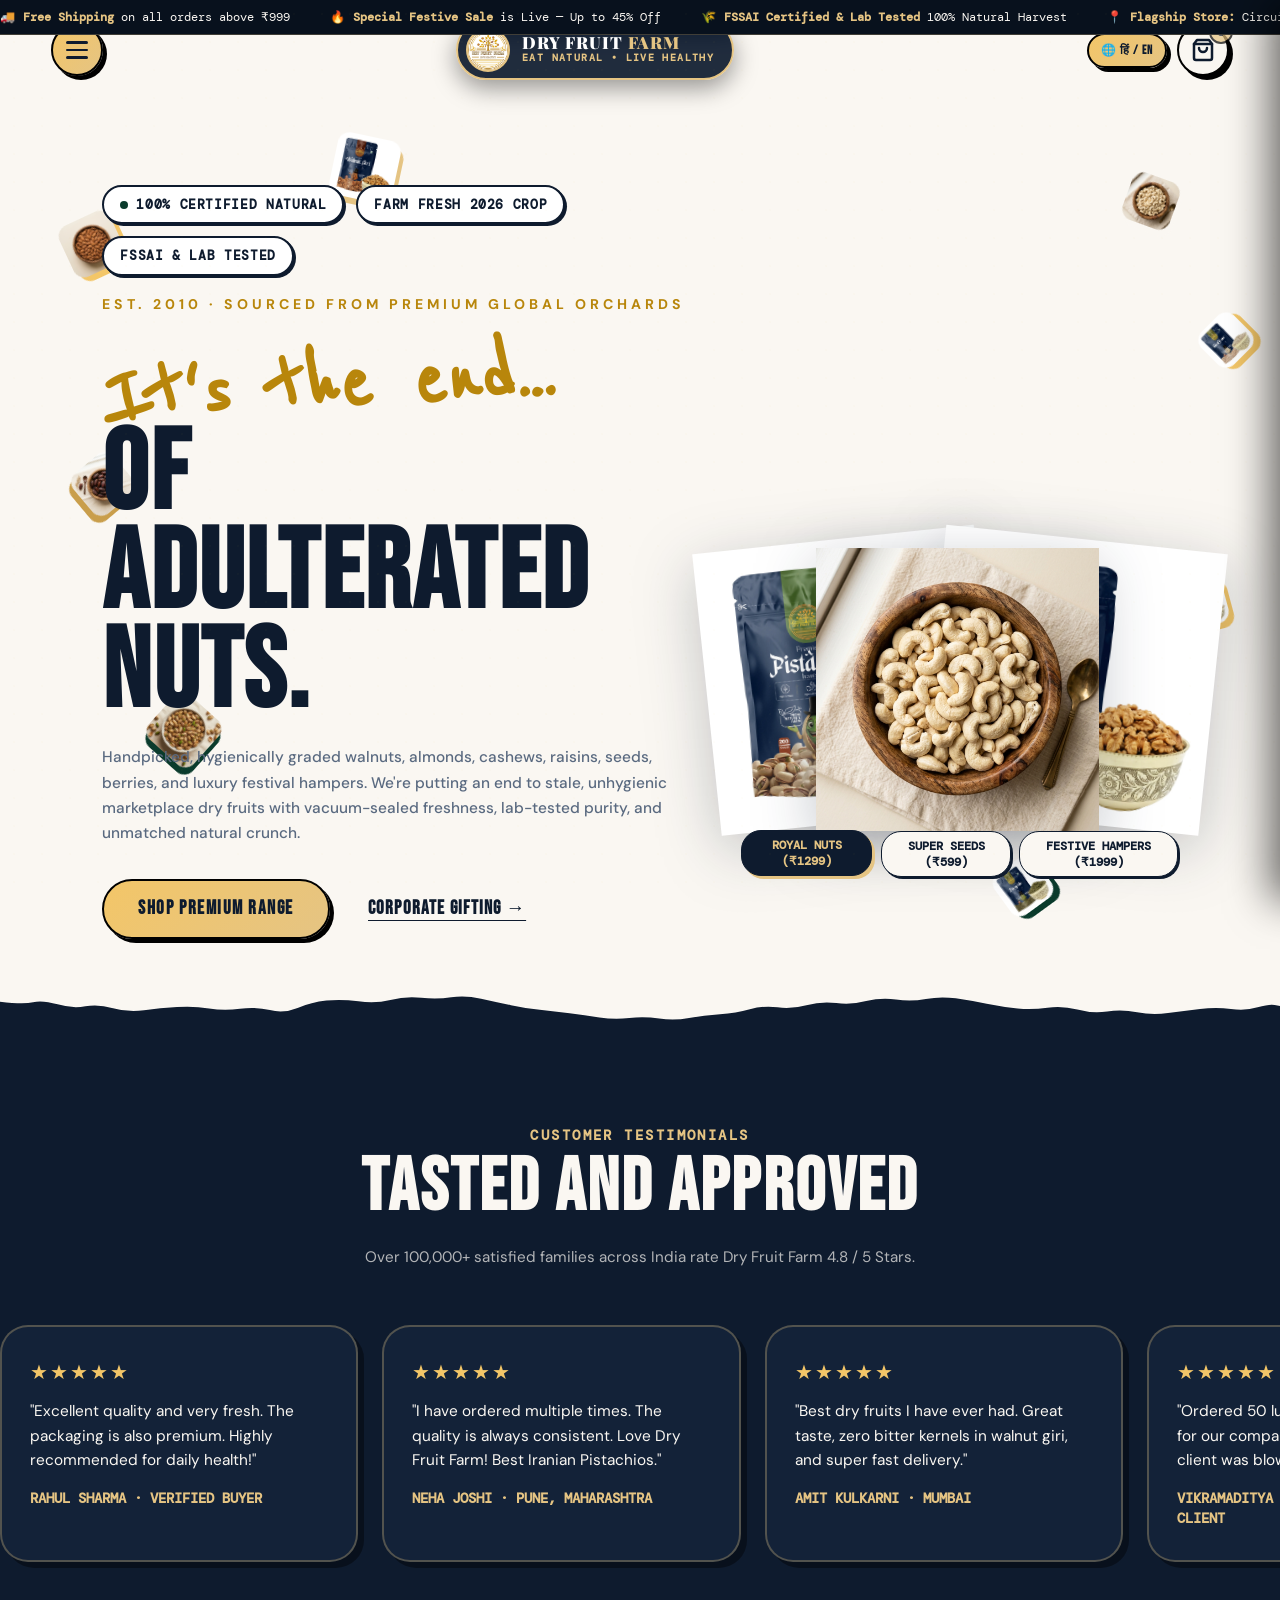
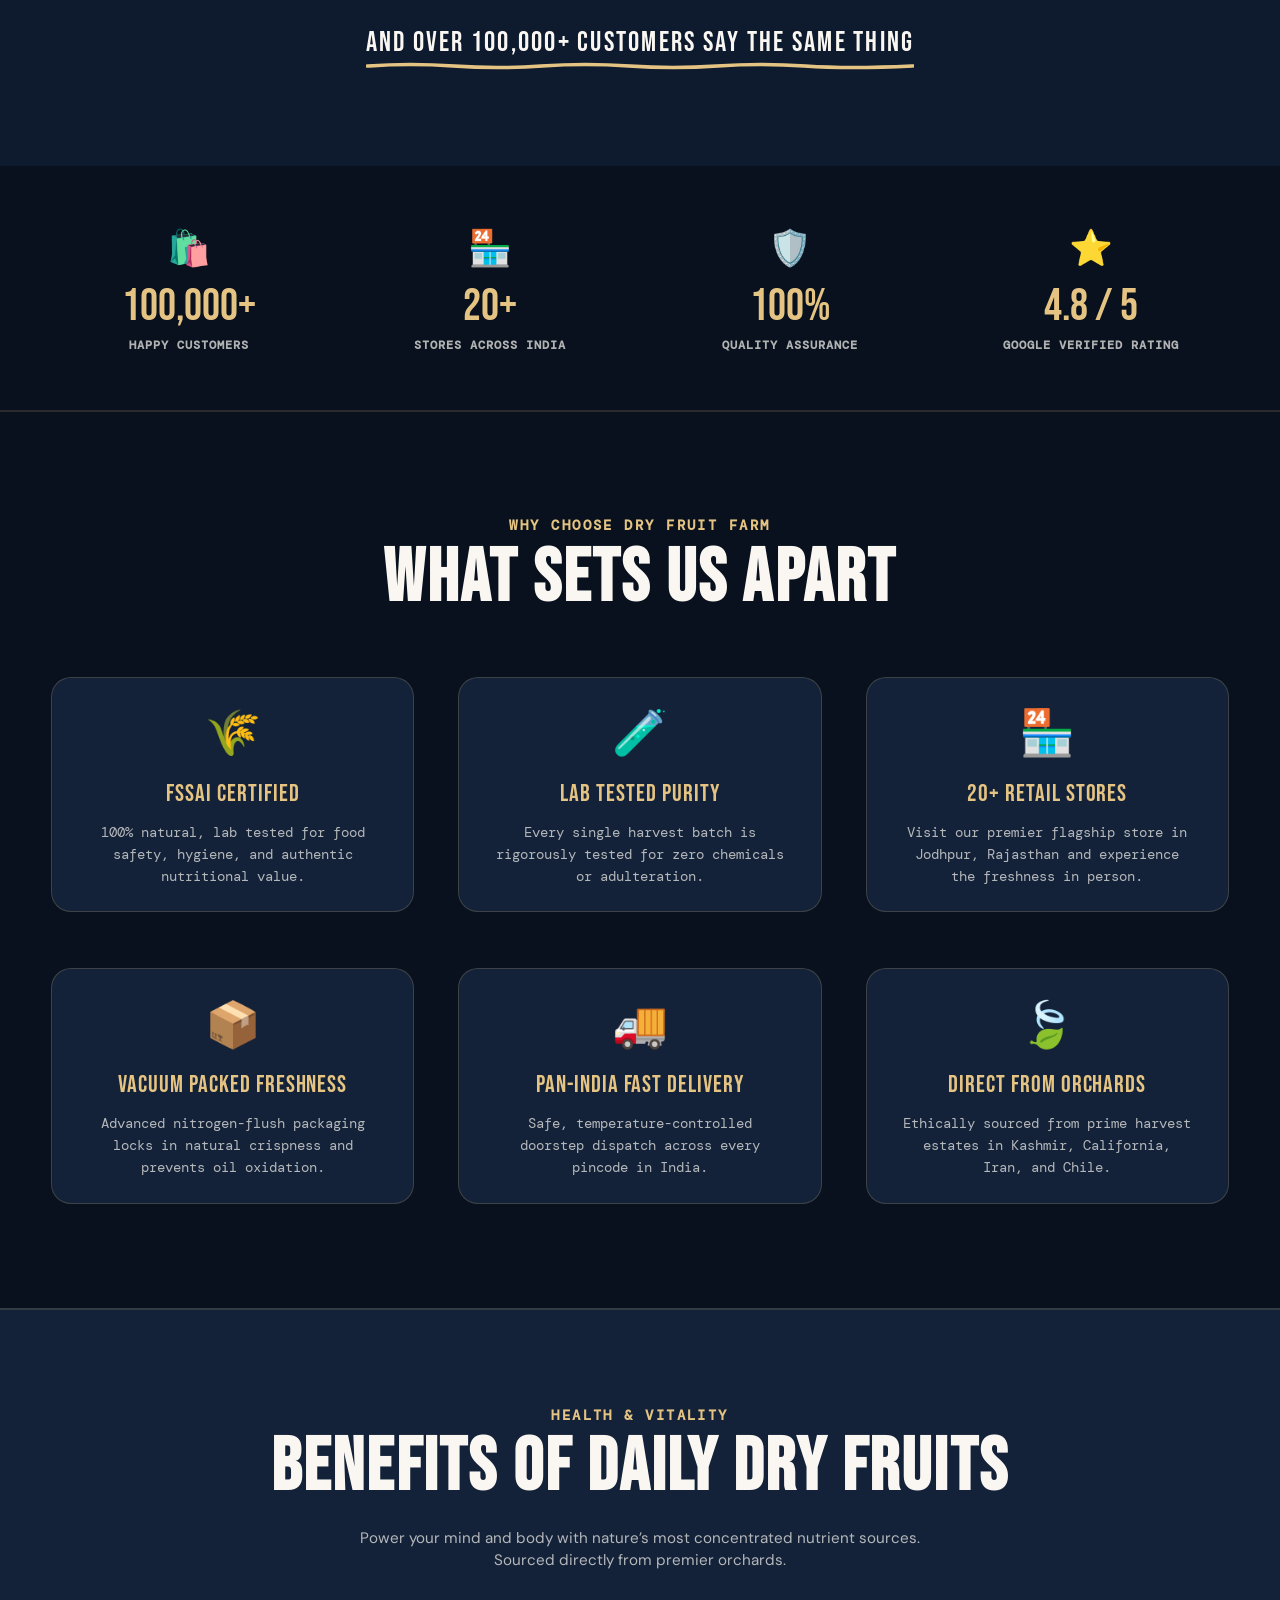
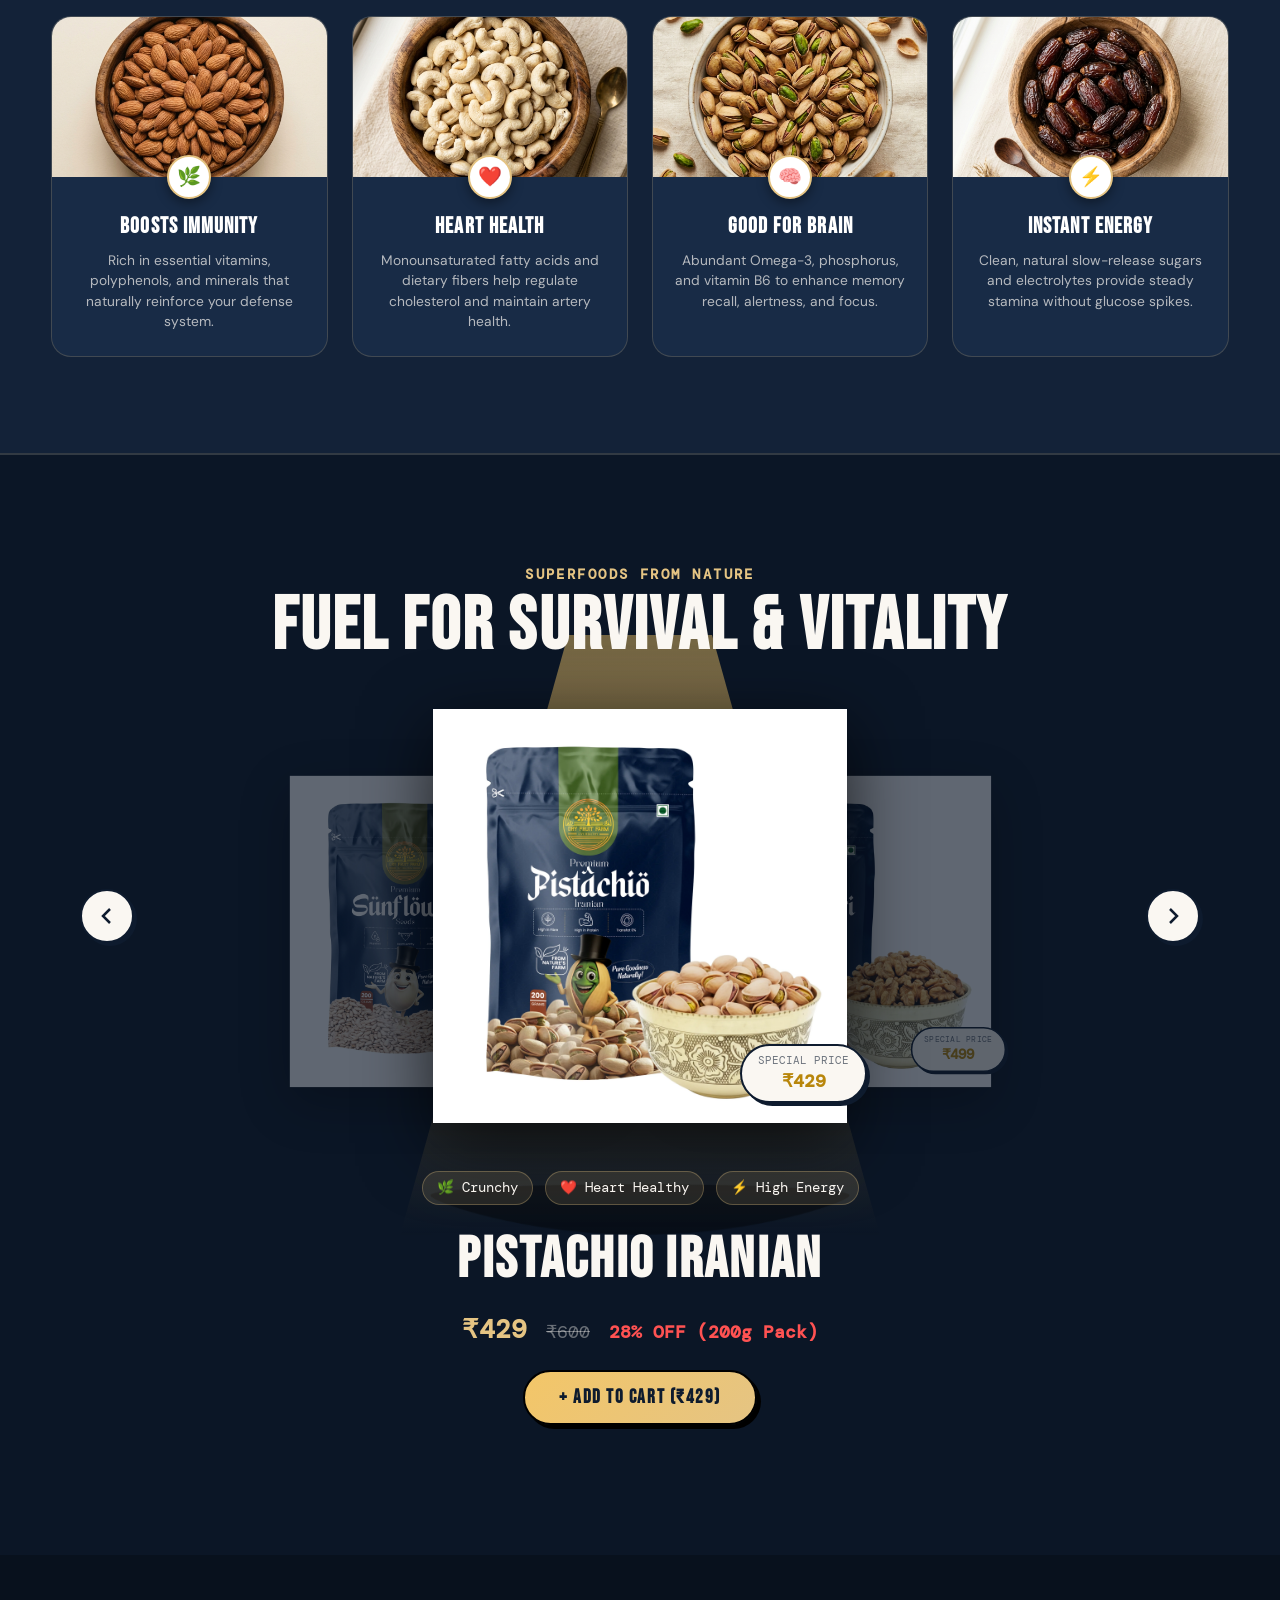
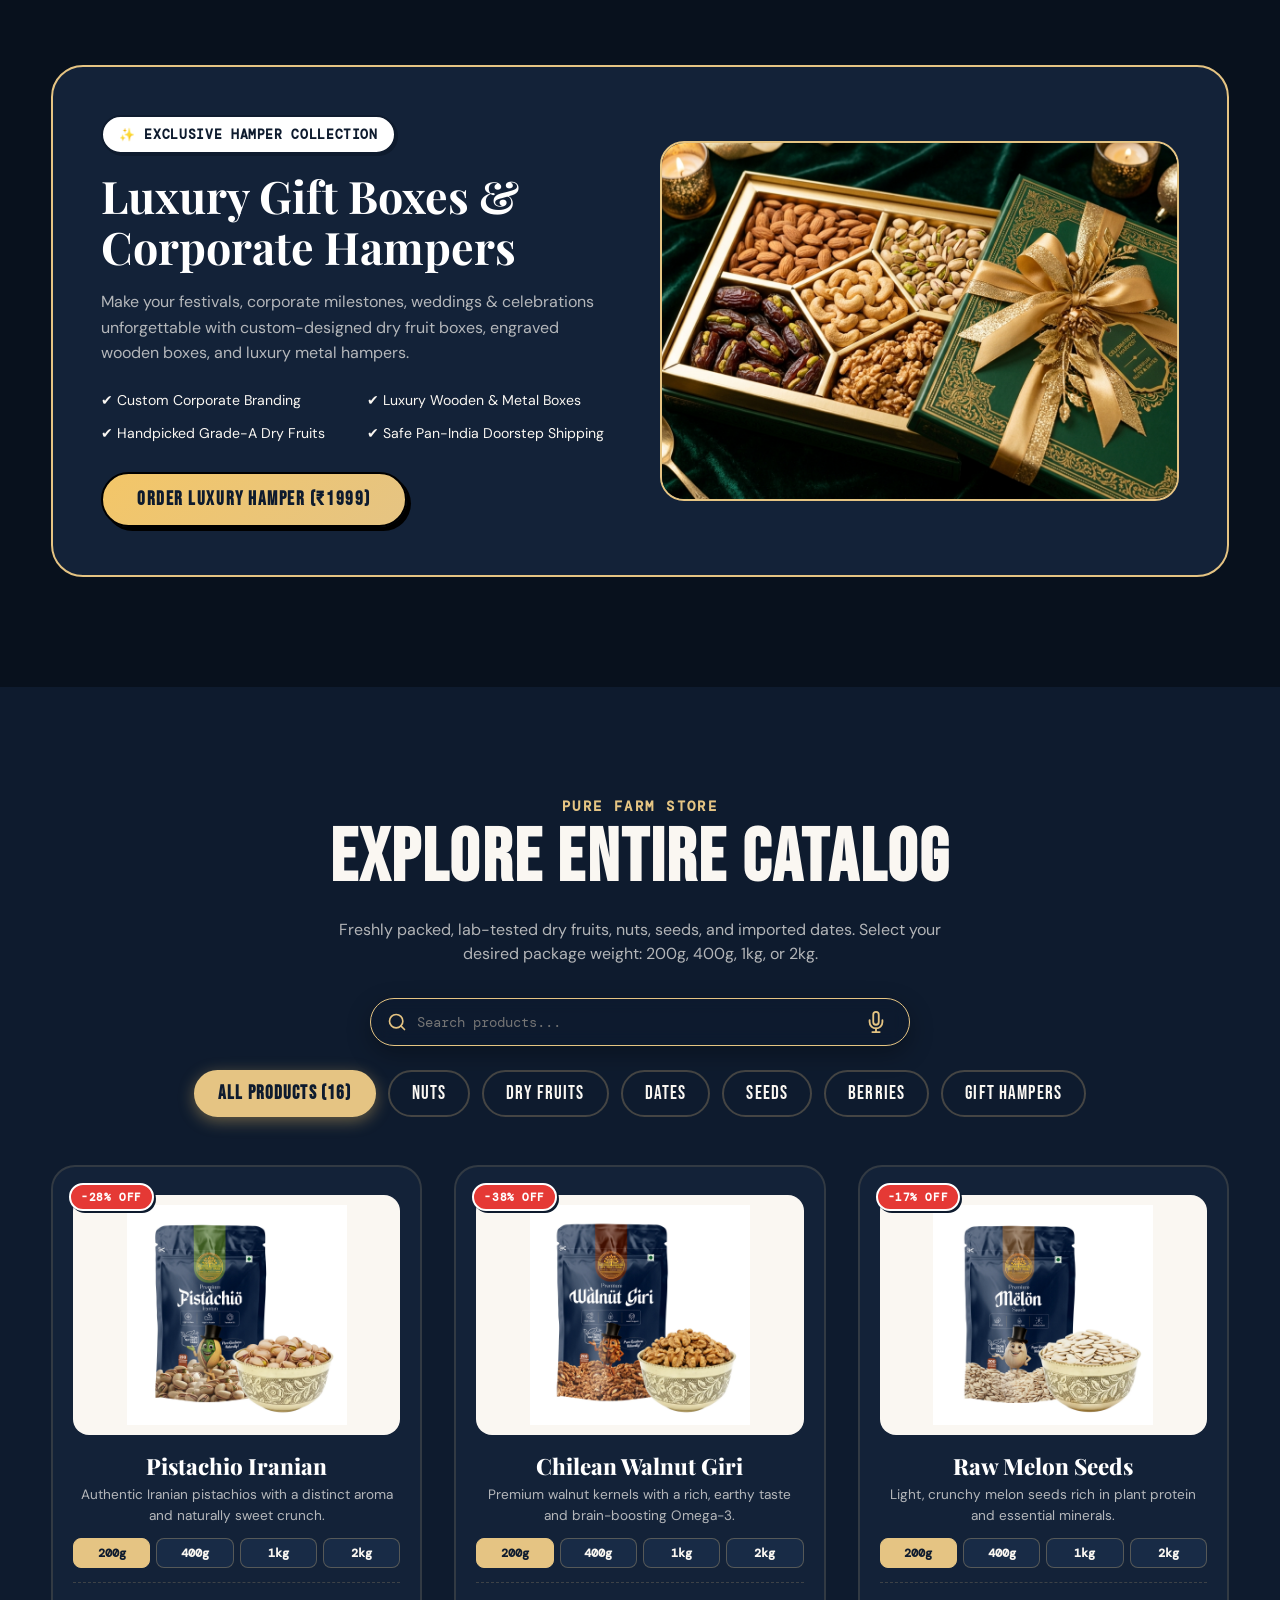
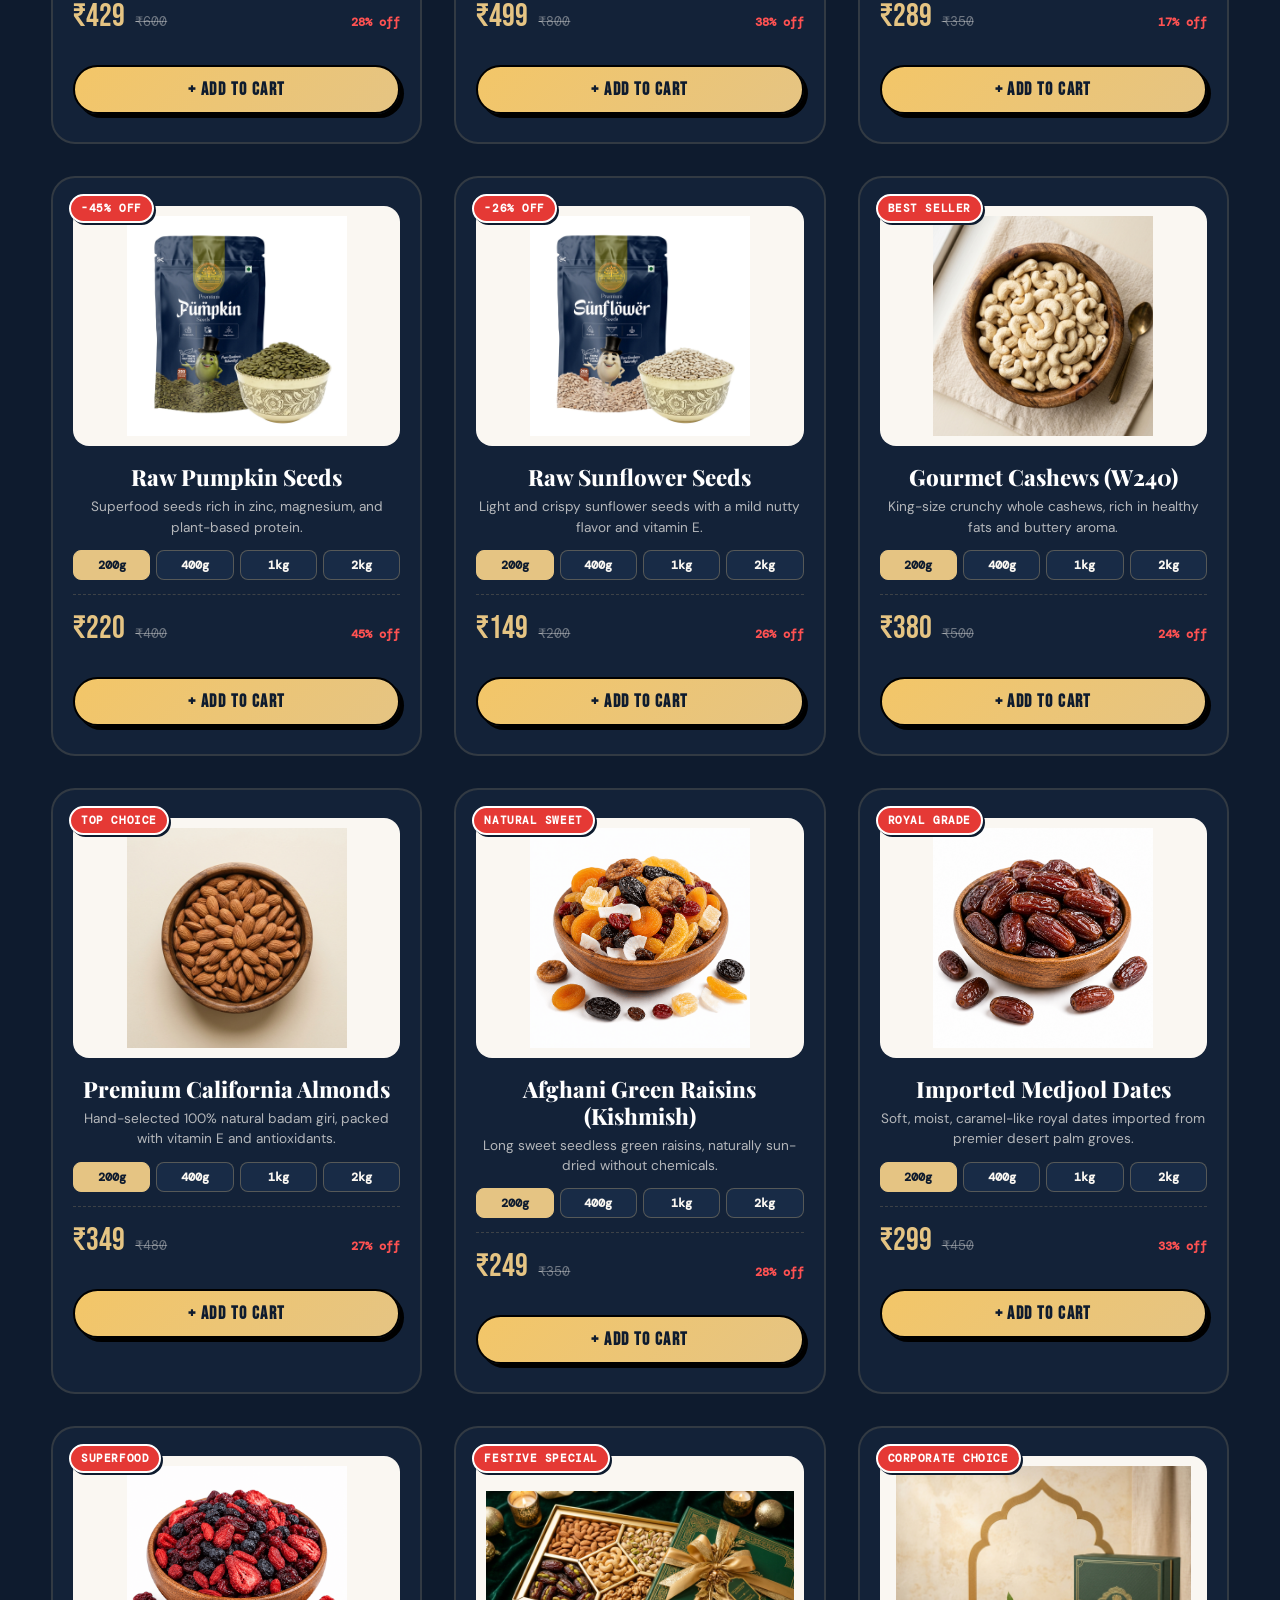
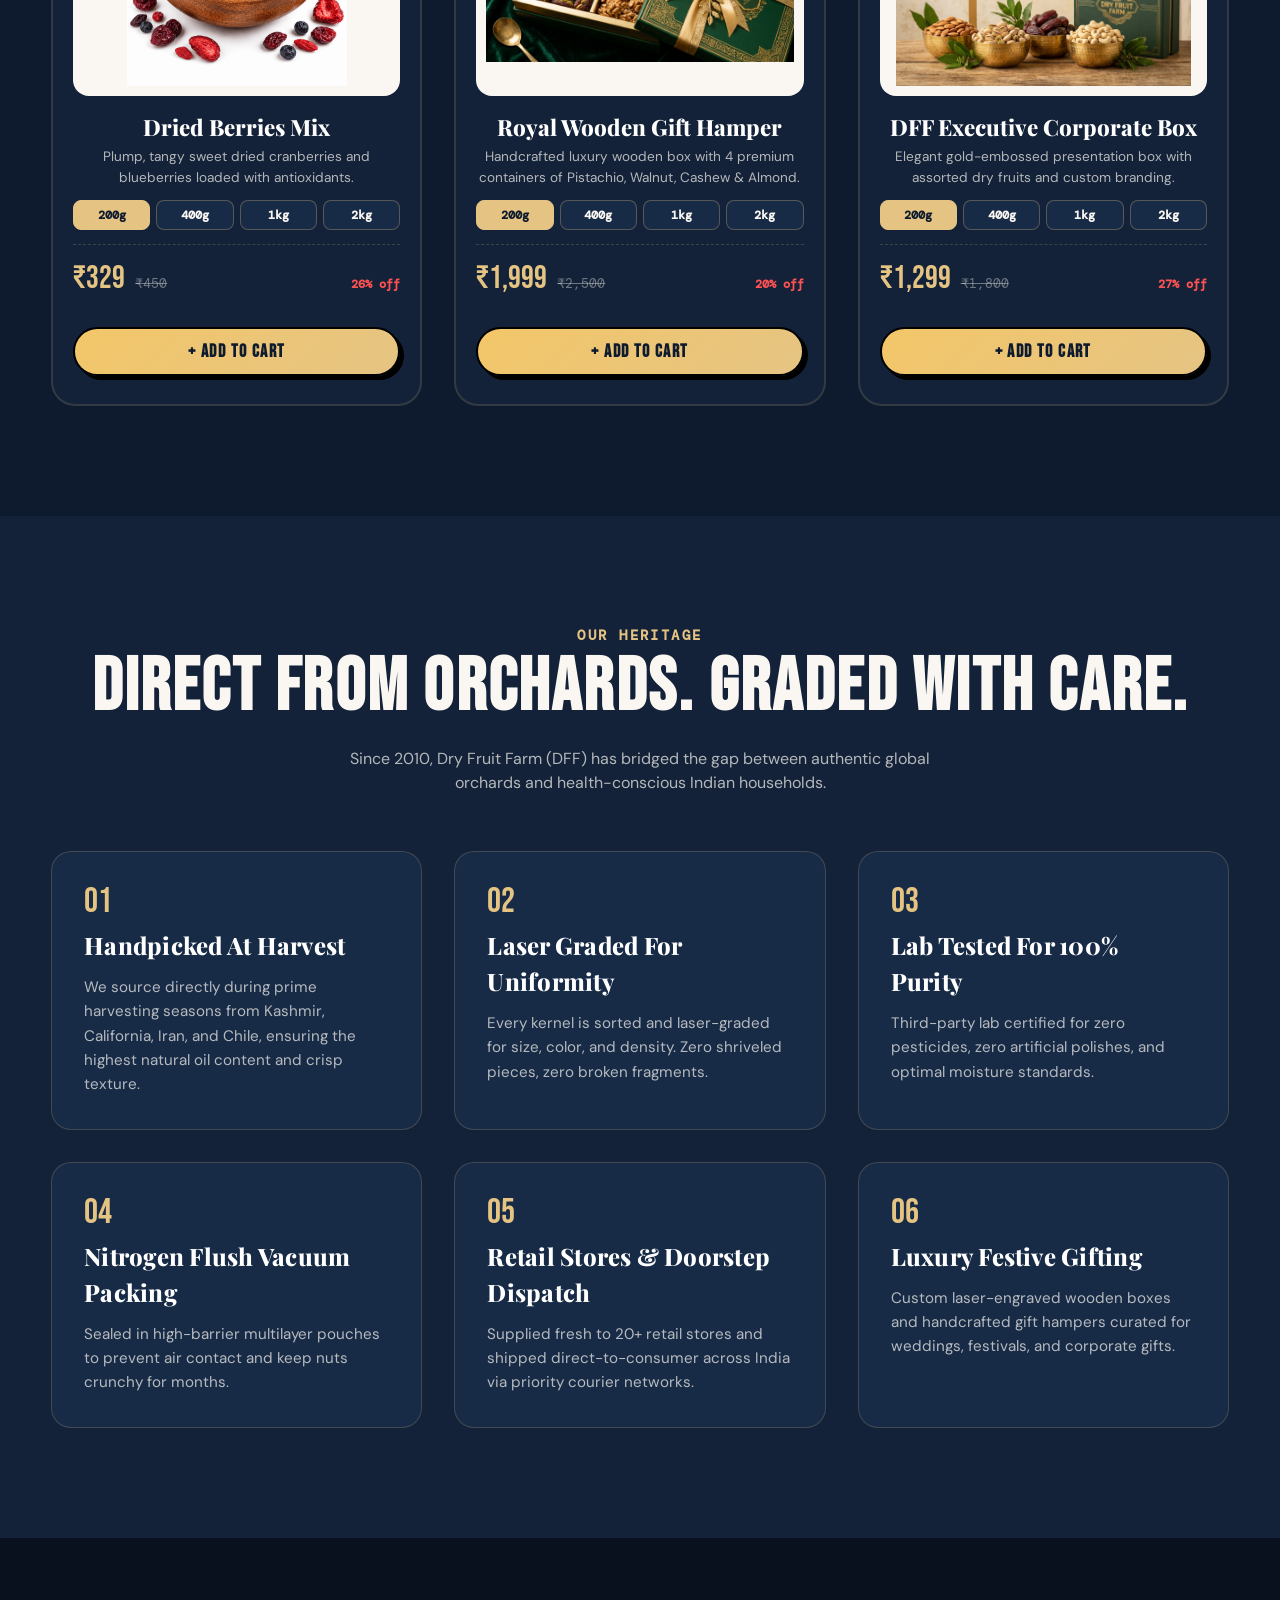
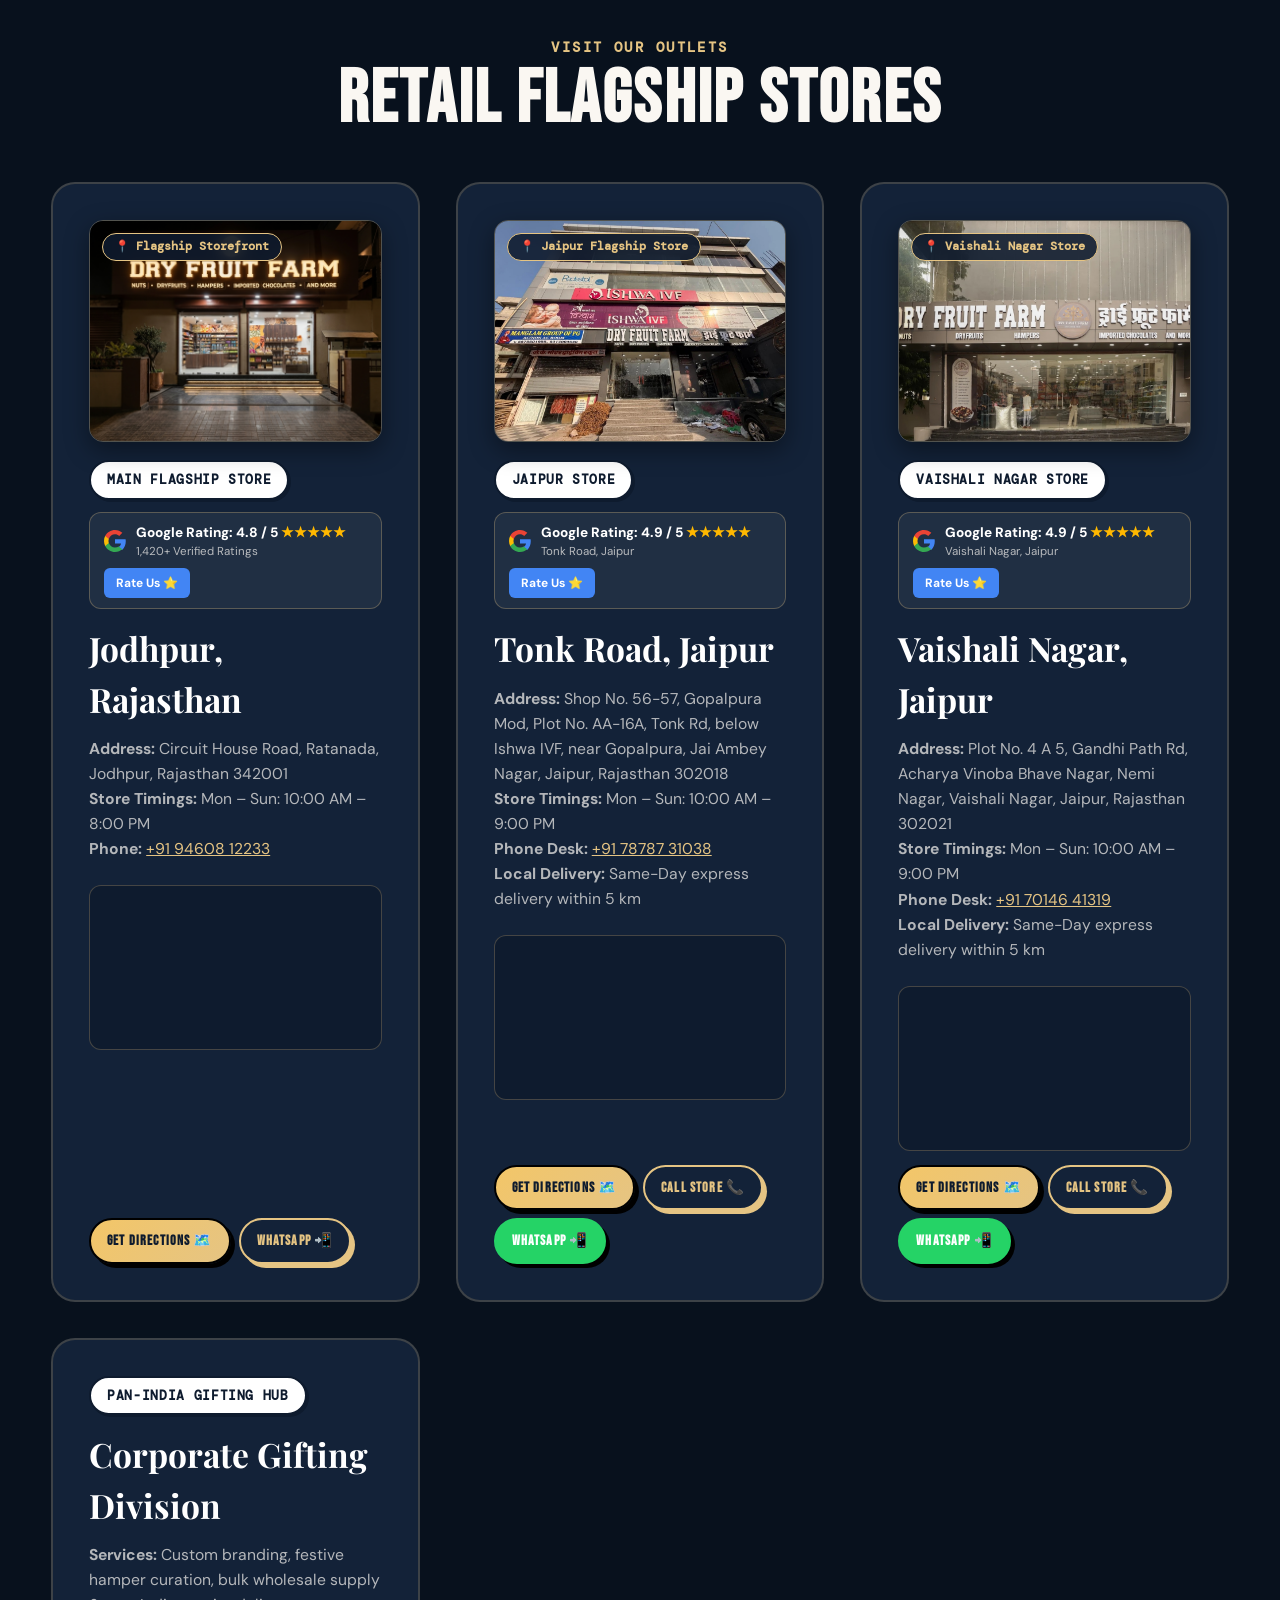
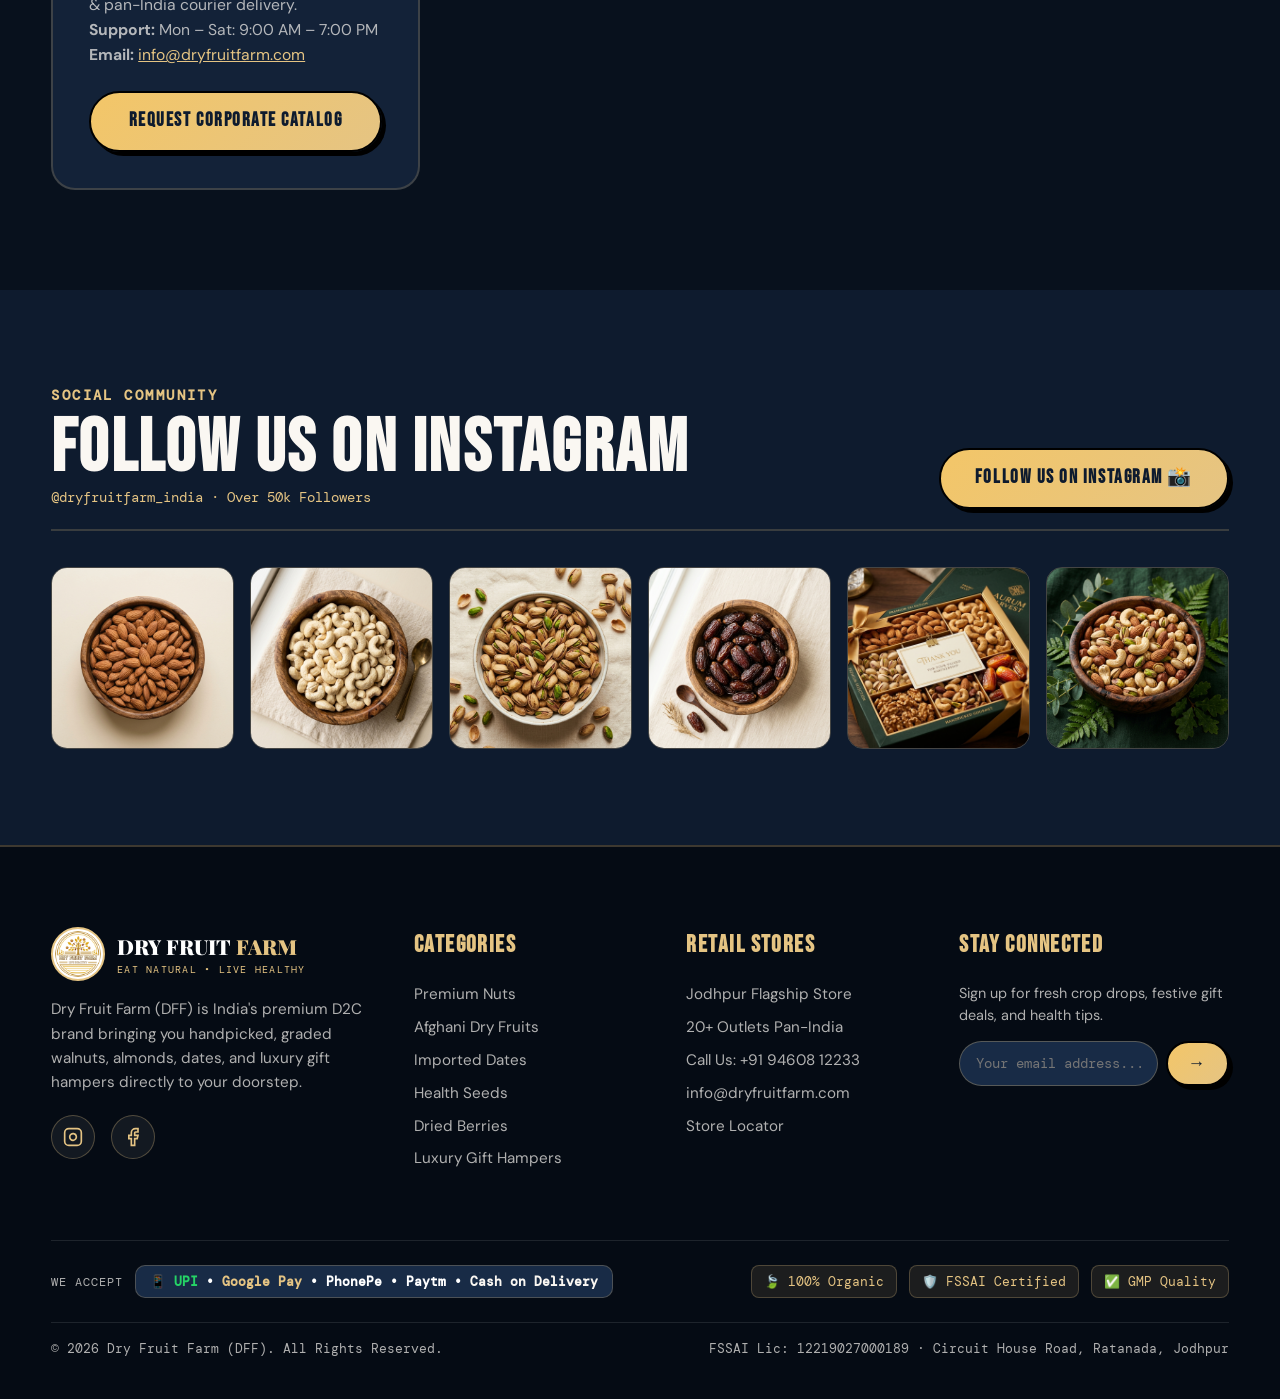
<file: index.html>
<!doctype html>
<html lang="en">
<head>
  <meta charset="utf-8">
  <meta name="viewport" content="width=device-width, initial-scale=1.0, viewport-fit=cover">
  <meta name="theme-color" content="#0E1B2E">
  <title>Dry Fruit Farm (DFF) | Buy Premium Dry Fruits, Nuts & Gift Boxes Online</title>
  <meta name="description" content="Order premium quality walnuts, almonds, cashews, raisins, seeds, berries, and luxury gifting hampers online from Dry Fruit Farm. Handpicked for wellness.">
  
  <!-- Google Search Console Verification Meta Tag -->
  <meta name="google-site-verification" content="e2qi1aBjaQhrgmbNaCkUzPaoRM6p55yxp0MyJt3HpHM" />
  
  <!-- SEO & Crawl Directives -->
  <meta name="robots" content="index, follow, max-image-preview:large, max-snippet:-1, max-video-preview:-1">
  <link rel="canonical" href="https://raghavkhandal72-coder.github.io/dry-fruit-farm/">
  
  <!-- WhatsApp & Social Media OpenGraph Rich Share Cards -->
  <meta property="og:type" content="website">
  <meta property="og:site_name" content="Dry Fruit Farm (DFF)">
  <meta property="og:title" content="Dry Fruit Farm (DFF) — Premium Dry Fruits, Nuts & Luxury Gift Boxes">
  <meta property="og:description" content="100% Natural Harvest direct from Kashmir, California, Chile, and Iran to your doorstep. Free shipping above ₹999. FSSAI Certified.">
  <meta property="og:image" content="https://raghavkhandal72-coder.github.io/dry-fruit-farm/assets/hero_dff_art.jpg">
  <meta property="og:url" content="https://raghavkhandal72-coder.github.io/dry-fruit-farm/">

  <!-- Twitter Card -->
  <meta name="twitter:card" content="summary_large_image">
  <meta name="twitter:title" content="Dry Fruit Farm (DFF) — Eat Natural • Live Healthy">
  <meta name="twitter:description" content="Order fresh walnuts, almonds, pistachios, dates, and luxury wooden gift hampers online. Fast Pan-India Dispatch.">
  <meta name="twitter:image" content="https://raghavkhandal72-coder.github.io/dry-fruit-farm/assets/hero_dff_art.jpg">

  <link rel="icon" type="image/png" href="assets/dff_logo.png">
  
  <!-- Fonts -->
  <link rel="preconnect" href="https://fonts.googleapis.com">
  <link rel="preconnect" href="https://fonts.gstatic.com" crossorigin>
  <link href="https://fonts.googleapis.com/css2?family=Bebas+Neue&family=DM+Mono:ital,wght@0,300;0,400;0,500;1,400&family=DM+Sans:ital,opsz,wght@0,9..40,300;0,9..40,400;0,9..40,500;0,9..40,600;0,9..40,700;1,9..40,400&family=Playfair+Display:ital,wght@0,600;0,800;0,900;1,600;1,800&family=Reenie+Beanie&display=swap" rel="stylesheet">
  
  <link rel="stylesheet" href="style.css">
  
  <!-- Google PWA & Mobile App Install Directives (100% Free) -->
  <link rel="manifest" href="manifest.json">
  <meta name="mobile-web-app-capable" content="yes">
  <meta name="apple-mobile-web-app-capable" content="yes">
  <meta name="apple-mobile-web-app-status-bar-style" content="black-translucent">
  <meta name="apple-mobile-web-app-title" content="Dry Fruit Farm">
  <link rel="apple-touch-icon" href="assets/dff_logo.png">

  <!-- Google Rich Snippets, Breadcrumbs & Sitelinks Structured Data -->
  <script type="application/ld+json">
  {
    "@context": "https://schema.org",
    "@graph": [
      {
        "@type": "WebSite",
        "@id": "https://raghavkhandal72-coder.github.io/dry-fruit-farm/#website",
        "url": "https://raghavkhandal72-coder.github.io/dry-fruit-farm/",
        "name": "Dry Fruit Farm",
        "potentialAction": {
          "@type": "SearchAction",
          "target": "https://raghavkhandal72-coder.github.io/dry-fruit-farm/?q={search_term_string}",
          "query-input": "required name=search_term_string"
        }
      },
      {
        "@type": "BreadcrumbList",
        "@id": "https://raghavkhandal72-coder.github.io/dry-fruit-farm/#breadcrumbs",
        "itemListElement": [
          {
            "@type": "ListItem",
            "position": 1,
            "name": "Home",
            "item": "https://raghavkhandal72-coder.github.io/dry-fruit-farm/"
          },
          {
            "@type": "ListItem",
            "position": 2,
            "name": "Shop Pure Nuts & Dry Fruits",
            "item": "https://raghavkhandal72-coder.github.io/dry-fruit-farm/#shop"
          },
          {
            "@type": "ListItem",
            "position": 3,
            "name": "Superfoods",
            "item": "https://raghavkhandal72-coder.github.io/dry-fruit-farm/#superfoods"
          },
          {
            "@type": "ListItem",
            "position": 4,
            "name": "Retail Flagship Stores",
            "item": "https://raghavkhandal72-coder.github.io/dry-fruit-farm/#stores"
          }
        ]
      },
      {
        "@type": "Store",
        "@id": "https://raghavkhandal72-coder.github.io/dry-fruit-farm/#store",
        "name": "Dry Fruit Farm (DFF)",
        "url": "https://raghavkhandal72-coder.github.io/dry-fruit-farm/",
        "logo": "https://raghavkhandal72-coder.github.io/dry-fruit-farm/assets/dff_logo.png",
        "image": "https://raghavkhandal72-coder.github.io/dry-fruit-farm/assets/hero_dff_art.jpg",
        "telephone": "+919460812233",
        "priceRange": "₹200 - ₹2500",
        "address": {
          "@type": "PostalAddress",
          "streetAddress": "Circuit House Road, Ratanada",
          "addressLocality": "Jodhpur",
          "addressRegion": "Rajasthan",
          "postalCode": "342001",
          "addressCountry": "IN"
        },
        "geo": {
          "@type": "GeoCoordinates",
          "latitude": "26.2754",
          "longitude": "73.0319"
        },
        "aggregateRating": {
          "@type": "AggregateRating",
          "ratingValue": "4.8",
          "reviewCount": "1420",
          "bestRating": "5",
          "worstRating": "1"
        },
        "sameAs": [
          "https://www.instagram.com/dryfruitfarm_india/",
          "https://www.facebook.com/dryfruitfarm/"
        ]
      },
      {
        "@type": "Store",
        "@id": "https://raghavkhandal72-coder.github.io/dry-fruit-farm/#jaipur-store",
        "name": "Dry Fruit Farm (DFF) • Tonk Road, Jaipur",
        "url": "https://raghavkhandal72-coder.github.io/dry-fruit-farm/#stores",
        "logo": "https://raghavkhandal72-coder.github.io/dry-fruit-farm/assets/dff_logo.png",
        "image": "https://raghavkhandal72-coder.github.io/dry-fruit-farm/assets/jaipur_storefront.jpg",
        "telephone": "+917878731038",
        "priceRange": "₹200 - ₹2500",
        "address": {
          "@type": "PostalAddress",
          "streetAddress": "Shop No. 56-57, Gopalpura Mod, Plot No. AA-16A, Tonk Rd, below Ishwa IVF, near Gopalpura, Jai Ambey Nagar",
          "addressLocality": "Jaipur",
          "addressRegion": "Rajasthan",
          "postalCode": "302018",
          "addressCountry": "IN"
        },
        "openingHours": "Mo-Su 10:00-21:00",
        "aggregateRating": {
          "@type": "AggregateRating",
          "ratingValue": "4.9",
          "reviewCount": "980",
          "bestRating": "5",
          "worstRating": "1"
        }
      },
      {
        "@type": "Store",
        "@id": "https://raghavkhandal72-coder.github.io/dry-fruit-farm/#vaishali-nagar-store",
        "name": "Dry Fruit Farm (DFF) • Vaishali Nagar, Jaipur",
        "url": "https://raghavkhandal72-coder.github.io/dry-fruit-farm/#stores",
        "logo": "https://raghavkhandal72-coder.github.io/dry-fruit-farm/assets/dff_logo.png",
        "image": "https://raghavkhandal72-coder.github.io/dry-fruit-farm/assets/vaishali_nagar_storefront.jpg",
        "telephone": "+917014641319",
        "priceRange": "₹200 - ₹2500",
        "address": {
          "@type": "PostalAddress",
          "streetAddress": "Plot No. 4 A 5, Gandhi Path Rd, Acharya Vinoba Bhave Nagar, Nemi Nagar, Vaishali Nagar",
          "addressLocality": "Jaipur",
          "addressRegion": "Rajasthan",
          "postalCode": "302021",
          "addressCountry": "IN"
        },
        "openingHours": "Mo-Su 10:00-21:00",
        "aggregateRating": {
          "@type": "AggregateRating",
          "ratingValue": "4.9",
          "reviewCount": "840",
          "bestRating": "5",
          "worstRating": "1"
        }
      },
      {
        "@type": "Product",
        "name": "California Almonds (Badam Giri)",
        "image": "https://raghavkhandal72-coder.github.io/dry-fruit-farm/assets/cat_almonds.jpg",
        "description": "Jumbo size, crispy California almonds direct from harvest orchards. 100% natural, rich in Vitamin E.",
        "brand": { "@type": "Brand", "name": "Dry Fruit Farm" },
        "offers": {
          "@type": "Offer",
          "priceCurrency": "INR",
          "price": "249",
          "priceValidUntil": "2027-12-31",
          "availability": "https://schema.org/InStock",
          "url": "https://raghavkhandal72-coder.github.io/dry-fruit-farm/#shop"
        },
        "aggregateRating": {
          "@type": "AggregateRating",
          "ratingValue": "4.8",
          "reviewCount": "245"
        }
      },
      {
        "@type": "Product",
        "name": "Iranian Salted Pistachios (Pista)",
        "image": "https://raghavkhandal72-coder.github.io/dry-fruit-farm/assets/pistachio_iranian.webp",
        "description": "Authentic roasted and lightly salted Iranian pistachios with natural open shells.",
        "brand": { "@type": "Brand", "name": "Dry Fruit Farm" },
        "offers": {
          "@type": "Offer",
          "priceCurrency": "INR",
          "price": "429",
          "priceValidUntil": "2027-12-31",
          "availability": "https://schema.org/InStock",
          "url": "https://raghavkhandal72-coder.github.io/dry-fruit-farm/#shop"
        },
        "aggregateRating": {
          "@type": "AggregateRating",
          "ratingValue": "4.9",
          "reviewCount": "310"
        }
      },
      {
        "@type": "Product",
        "name": "Chilean Walnut Kernels (Akhrot Giri)",
        "image": "https://raghavkhandal72-coder.github.io/dry-fruit-farm/assets/walnut_giri.webp",
        "description": "Extra light halves, rich in Omega-3 brain nutrients with zero bitterness.",
        "brand": { "@type": "Brand", "name": "Dry Fruit Farm" },
        "offers": {
          "@type": "Offer",
          "priceCurrency": "INR",
          "price": "499",
          "priceValidUntil": "2027-12-31",
          "availability": "https://schema.org/InStock",
          "url": "https://raghavkhandal72-coder.github.io/dry-fruit-farm/#shop"
        },
        "aggregateRating": {
          "@type": "AggregateRating",
          "ratingValue": "4.9",
          "reviewCount": "190"
        }
      },
      {
        "@type": "Product",
        "name": "Gourmet Whole Cashews (Kaju W240)",
        "image": "https://raghavkhandal72-coder.github.io/dry-fruit-farm/assets/cat_cashews.jpg",
        "description": "Crispy, sweet, whole King cashews hand-graded for snacking and curries.",
        "brand": { "@type": "Brand", "name": "Dry Fruit Farm" },
        "offers": {
          "@type": "Offer",
          "priceCurrency": "INR",
          "price": "299",
          "priceValidUntil": "2027-12-31",
          "availability": "https://schema.org/InStock",
          "url": "https://raghavkhandal72-coder.github.io/dry-fruit-farm/#shop"
        },
        "aggregateRating": {
          "@type": "AggregateRating",
          "ratingValue": "4.9",
          "reviewCount": "210"
        }
      },
      {
        "@type": "Product",
        "name": "Afghani Premium Anjeer (Dried Figs)",
        "image": "https://raghavkhandal72-coder.github.io/dry-fruit-farm/assets/cat_anjeer.jpg",
        "description": "Naturally dried round figs rich in dietary fiber, iron, and calcium.",
        "brand": { "@type": "Brand", "name": "Dry Fruit Farm" },
        "offers": {
          "@type": "Offer",
          "priceCurrency": "INR",
          "price": "399",
          "priceValidUntil": "2027-12-31",
          "availability": "https://schema.org/InStock",
          "url": "https://raghavkhandal72-coder.github.io/dry-fruit-farm/#shop"
        },
        "aggregateRating": {
          "@type": "AggregateRating",
          "ratingValue": "4.8",
          "reviewCount": "145"
        }
      },
      {
        "@type": "Product",
        "name": "Luxury Wooden Gift Hamper Box",
        "image": "https://raghavkhandal72-coder.github.io/dry-fruit-farm/assets/corp_gift_hero.jpg",
        "description": "Handcrafted laser-engraved wooden box with 4 airtight jars of almonds, cashews, pistachios, and raisins.",
        "brand": { "@type": "Brand", "name": "Dry Fruit Farm" },
        "offers": {
          "@type": "Offer",
          "priceCurrency": "INR",
          "price": "1499",
          "priceValidUntil": "2027-12-31",
          "availability": "https://schema.org/InStock",
          "url": "https://raghavkhandal72-coder.github.io/dry-fruit-farm/#gifting"
        },
        "aggregateRating": {
          "@type": "AggregateRating",
          "ratingValue": "5.0",
          "reviewCount": "98"
        }
      }
    ]
  }
  </script>
</head>
<body data-menu-status="closed" data-cart-status="closed">

  <!-- TOP ANNOUNCEMENT TICKER -->
  <div class="top-announcement-bar" aria-label="Announcements">
    <div class="announcement-track">
      <div class="announcement-item"><span>🚚</span> <span><b>Free Shipping</b> on all orders above ₹999</span></div>
      <div class="announcement-item"><span>🔥</span> <span><b>Special Festive Sale</b> is Live — Up to 45% Off</span></div>
      <div class="announcement-item"><span>🌾</span> <span><b>FSSAI Certified & Lab Tested</b> 100% Natural Harvest</span></div>
      <div class="announcement-item"><span>📍</span> <span><b>Flagship Store:</b> Circuit House Road, Ratanada, Jodhpur</span></div>
      <div class="announcement-item"><span>📞</span> <span><b>Direct Orders / Support:</b> +91 94608 12233</span></div>
      <!-- Duplicate for infinite seamless scroll -->
      <div class="announcement-item"><span>🚚</span> <span><b>Free Shipping</b> on all orders above ₹999</span></div>
      <div class="announcement-item"><span>🔥</span> <span><b>Special Festive Sale</b> is Live — Up to 45% Off</span></div>
      <div class="announcement-item"><span>🌾</span> <span><b>FSSAI Certified & Lab Tested</b> 100% Natural Harvest</span></div>
      <div class="announcement-item"><span>📍</span> <span><b>Flagship Store:</b> Circuit House Road, Ratanada, Jodhpur</span></div>
      <div class="announcement-item"><span>📞</span> <span><b>Direct Orders / Support:</b> +91 94608 12233</span></div>
    </div>
  </div>

  <!-- Top Sticky Navigation Bar -->
  <header class="site-nav">
    <div class="site-nav__inner">
      <!-- Left: Menu Trigger -->
      <div class="site-nav__left">
        <button type="button" class="button-039 is-icon" id="menuToggleBtn" aria-label="Open menu">
          <span class="un-toggle-icon">
            <span class="un-toggle-bar"></span>
            <span class="un-toggle-bar"></span>
            <span class="un-toggle-bar"></span>
          </span>
        </button>
      </div>

      <!-- Center: Brand Seal Logo -->
      <a href="#hero" class="site-nav__seal" aria-label="Dry Fruit Farm Home">
        <img src="assets/dff_logo.png" alt="Dry Fruit Farm" width="44" height="44">
        <div class="site-nav__seal-text">
          <span class="site-nav__seal-name">DRY FRUIT <span>FARM</span></span>
          <span class="site-nav__seal-tag">EAT NATURAL • LIVE HEALTHY</span>
        </div>
      </a>

      <!-- Right: Lang Toggle & Cart Trigger -->
      <div class="site-nav__right" style="display:flex;align-items:center;gap:10px;">
        <button type="button" class="button-039" id="langToggleBtn" title="Switch English / हिंदी" style="padding:8px 12px;font-size:0.75rem;font-weight:700;display:flex;align-items:center;gap:4px;">
          <span>🌐 <span id="currentLangLabel">हिं / EN</span></span>
        </button>
        <div class="site-nav__cart-wrap">
          <button type="button" class="button-039 is-icon" id="cartToggleBtn" style="background:#FAF7F2;color:#0E1B2E;" aria-label="Open cart">
            <svg width="24" height="24" viewBox="0 0 24 24" fill="none" stroke="currentColor" stroke-width="2.5" stroke-linecap="round" stroke-linejoin="round">
              <path d="M6 2L3 6v14a2 2 0 002 2h14a2 2 0 002-2V6l-3-4z"/>
              <line x1="3" y1="6" x2="21" y2="6"/>
              <path d="M16 10a4 4 0 01-8 0"/>
            </svg>
          </button>
          <span class="site-nav__cart-count is-empty" id="navCartCount">0</span>
        </div>
      </div>
    </div>
  </header>

  <!-- Fullscreen Underlay Navigation Drawer -->
  <nav class="underlay-nav__menu" id="underlayNav" aria-label="Main menu">
    <div class="underlay-nav__inner">
      <ul class="underlay-nav__list">
        <li>
          <a href="#hero" class="underlay-nav__link-large nav-menu-link">
            <span class="underlay-nav__link-label">Home</span>
            <span class="underlay-nav__link-num">01</span>
          </a>
        </li>
        <li>
          <a href="#shop" class="underlay-nav__link-large nav-menu-link">
            <span class="underlay-nav__link-label">Shop Dry Fruits</span>
            <span class="underlay-nav__link-num">02</span>
          </a>
        </li>
        <li>
          <a href="#superfoods" class="underlay-nav__link-large nav-menu-link">
            <span class="underlay-nav__link-label">Superfood Showcase</span>
            <span class="underlay-nav__link-num">03</span>
          </a>
        </li>
        <li>
          <a href="#values" class="underlay-nav__link-large nav-menu-link">
            <span class="underlay-nav__link-label">Why Dry Fruit Farm</span>
            <span class="underlay-nav__link-num">04</span>
          </a>
        </li>
        <li>
          <a href="#gifting" class="underlay-nav__link-large nav-menu-link">
            <span class="underlay-nav__link-label">Luxury Gift Hampers</span>
            <span class="underlay-nav__link-num">05</span>
          </a>
        </li>
        <li>
          <a href="#story" class="underlay-nav__link-large nav-menu-link">
            <span class="underlay-nav__link-label">Our Farm Heritage</span>
            <span class="underlay-nav__link-num">06</span>
          </a>
        </li>
        <li>
          <a href="#reviews" class="underlay-nav__link-large nav-menu-link">
            <span class="underlay-nav__link-label">Customer Reviews</span>
            <span class="underlay-nav__link-num">07</span>
          </a>
        </li>
        <li>
          <a href="#stores" class="underlay-nav__link-large nav-menu-link">
            <span class="underlay-nav__link-label">Retail Stores</span>
            <span class="underlay-nav__link-num">08</span>
          </a>
        </li>
      </ul>

      <div class="underlay-nav__actions">
        <a href="#shop" class="button-039 nav-menu-link">
          <span>Order Fresh Dry Fruits Online →</span>
        </a>
        <button type="button" class="button-039" data-theme="dark" id="menuDrawerCartBtn">
          <span>View Cart (<span class="drawer-cart-count">0</span>)</span>
        </button>
      </div>

      <div class="underlay-nav__bottom" style="display:flex;gap:40px;flex-wrap:wrap;border-top:2px dashed rgba(14,27,46,0.15);padding-top:20px;">
        <div>
          <span style="font-family:var(--font-mono);font-size:0.8rem;font-weight:700;color:#B8860B;text-transform:uppercase;">Flagship Store</span>
          <p style="font-size:0.95rem;margin-top:4px;">Circuit House Road, Ratanada, Jodhpur, Rajasthan 342001</p>
        </div>
        <div>
          <span style="font-family:var(--font-mono);font-size:0.8rem;font-weight:700;color:#B8860B;text-transform:uppercase;">Direct Line</span>
          <p style="font-size:0.95rem;margin-top:4px;"><a href="tel:+919460812233" style="text-decoration:underline;">+91 94608 12233</a> · info@dryfruitfarm.com</p>
        </div>
      </div>
    </div>
  </nav>

  <!-- MAIN CONTENT -->
  <main id="MainContent">

    <!-- HERO SECTION -->
    <section class="hero" id="hero">
      <!-- Animated Floating Nuts Particles -->
      <div class="nut-field" aria-hidden="true" id="nutField">
        <img src="assets/cat_almonds.jpg" alt="" style="left:5%;top:18%;--br:-25deg;--bw:56px;--bsh:#F3C668;--bd:2.8s;--bdel:0s">
        <img src="assets/cat_cashews.jpg" alt="" style="left:88%;top:14%;--br:20deg;--bw:50px;--bsh:#FAF7F2;--bd:3.4s;--bdel:.6s">
        <img src="assets/cat_pistachios.jpg" alt="" style="left:12%;top:66%;--br:42deg;--bw:60px;--bsh:#0A3B2C;--bd:2.5s;--bdel:1.3s">
        <img src="assets/melon_seeds.webp" alt="" style="left:92%;top:54%;--br:-15deg;--bw:48px;--bsh:#F3C668;--bd:3.8s;--bdel:.2s">
        <img src="assets/cat_dates_thumb.jpg" alt="" style="left:6%;top:42%;--br:50deg;--bw:52px;--bsh:#C99E4B;--bd:3.1s;--bdel:1.8s">
        <img src="assets/pumpkin_seeds.webp" alt="" style="left:78%;top:82%;--br:-36deg;--bw:50px;--bsh:#0A3B2C;--bd:2.7s;--bdel:.9s">
        <img src="assets/walnut_giri.webp" alt="" style="left:26%;top:10%;--br:12deg;--bw:64px;--bsh:#E5C483;--bd:3.6s;--bdel:.4s">
        <img src="assets/sunflower_seeds.webp" alt="" style="left:94%;top:28%;--br:-45deg;--bw:46px;--bsh:#F3C668;--bd:2.9s;--bdel:2.1s">
      </div>

      <div class="hero__grid shell">
        <!-- Hero Copy -->
        <div class="hero__copy">
          <div class="hero__chips">
            <div class="chip"><span class="chip__dot" style="background:#0A3B2C"></span>100% Certified Natural</div>
            <div class="chip">Farm Fresh 2026 Crop</div>
            <div class="chip">FSSAI & Lab Tested</div>
          </div>
          <div class="hero__eyebrow">Est. 2010 · Sourced From Premium Global Orchards</div>
          <h1 class="hero__title">
            <span class="hero__title-script">It's the end…</span><br>
            of adulterated nuts.
          </h1>
          <p class="hero__text">
            Handpicked, hygienically graded walnuts, almonds, cashews, raisins, seeds, berries, and luxury festival hampers. We're putting an end to stale, unhygienic marketplace dry fruits with vacuum-sealed freshness, lab-tested purity, and unmatched natural crunch.
          </p>
          <div class="hero__ctas">
            <a href="#shop" class="button-039">
              <span>Shop Premium Range</span>
            </a>
            <a href="#gifting" class="button-039" data-theme="link" style="color:var(--dark-bg);">
              <span>Corporate Gifting →</span>
            </a>
          </div>
        </div>

        <!-- Hero Stage with Interactive 3-Trio Showcase -->
        <div class="hero__stage">
          <!-- Trio 1: Royal Nuts Trio -->
          <div class="hero__trio is-active" id="heroTrio0">
            <a class="hero__bag hero__bag--l quick-add-trigger" data-product="pistachio-iranian" style="--lc:#0A3B2C" title="Pistachio Iranian (200g · ₹429)">
              <img src="assets/pistachio_iranian.webp" alt="Pistachio Iranian" loading="eager">
            </a>
            <a class="hero__bag hero__bag--r quick-add-trigger" data-product="walnut-giri" style="--lc:#C99E4B" title="Walnut Giri (200g · ₹499)">
              <img src="assets/walnut_giri.webp" alt="Walnut Giri" loading="eager">
            </a>
            <a class="hero__bag hero__bag--c quick-add-trigger" data-product="gourmet-cashews" style="--lc:#F3C668" title="Gourmet Cashews (200g · ₹380)">
              <img src="assets/cat_cashews.jpg" alt="Gourmet Cashews" loading="eager">
            </a>
          </div>

          <!-- Trio 2: Superfood Seeds Trio -->
          <div class="hero__trio" id="heroTrio1">
            <a class="hero__bag hero__bag--l quick-add-trigger" data-product="pumpkin-seeds" style="--lc:#0A3B2C" title="Pumpkin Seeds (200g · ₹220)">
              <img src="assets/pumpkin_seeds.webp" alt="Pumpkin Seeds" loading="lazy">
            </a>
            <a class="hero__bag hero__bag--r quick-add-trigger" data-product="sunflower-seeds" style="--lc:#F3C668" title="Sunflower Seeds (200g · ₹149)">
              <img src="assets/sunflower_seeds.webp" alt="Sunflower Seeds" loading="lazy">
            </a>
            <a class="hero__bag hero__bag--c quick-add-trigger" data-product="melon-seeds" style="--lc:#E5C483" title="Melon Seeds (200g · ₹289)">
              <img src="assets/melon_seeds.webp" alt="Melon Seeds" loading="lazy">
            </a>
          </div>

          <!-- Trio 3: Luxury Gifting Trio -->
          <div class="hero__trio" id="heroTrio2">
            <a class="hero__bag hero__bag--l quick-add-trigger" data-product="afghani-raisins" style="--lc:#C99E4B" title="Afghani Raisins (200g · ₹249)">
              <img src="assets/cat_dryfruits.png" alt="Afghani Raisins" loading="lazy">
            </a>
            <a class="hero__bag hero__bag--r quick-add-trigger" data-product="imported-dates" style="--lc:#8B5A2B" title="Imported Dates (500g · ₹499)">
              <img src="assets/cat_dates.png" alt="Imported Dates" loading="lazy">
            </a>
            <a class="hero__bag hero__bag--c quick-add-trigger" data-product="luxury-gift-hamper" style="--lc:#F3C668" title="Luxury Wooden Gift Hamper (₹1999)">
              <img src="assets/gift_boxes_banner.jpg" alt="Luxury Gift Hamper" loading="lazy">
            </a>
          </div>

          <!-- Switcher Buttons Below Stage -->
          <div class="hero__bundle">
            <div class="hero__trio-tabs">
              <button type="button" class="hero__trio-tab active" data-trio="0">Royal Nuts (₹1299)</button>
              <button type="button" class="hero__trio-tab" data-trio="1">Super Seeds (₹599)</button>
              <button type="button" class="hero__trio-tab" data-trio="2">Festive Hampers (₹1999)</button>
            </div>
          </div>
        </div>
      </div>

      <!-- Torn Edge SVG Transition -->
      <svg aria-hidden="true" viewBox="0 0 1200 132" preserveAspectRatio="none" class="torn-edge" style="height:72px">
        <path d="M0 132 L0 58 Q22 63 31.0 59.0 Q40 55 54.0 63.0 Q68 71 80.0 66.5 Q92 62 106.0 70.0 Q120 78 135.0 74.0 Q150 70 166.0 68.0 Q182 66 196.0 70.5 Q210 75 225.0 71.0 Q240 67 253.0 73.5 Q266 80 279.0 69.5 Q292 59 306.0 56.0 Q320 53 336.0 57.5 Q352 62 366.0 55.0 Q380 48 395.0 51.0 Q410 54 423.0 50.0 Q436 46 451.0 52.5 Q466 59 479.0 64.5 Q492 70 506.0 73.0 Q520 76 534.0 79.5 Q548 83 562.0 87.0 Q576 91 590.0 88.0 Q604 85 618.0 89.0 Q632 93 646.0 88.0 Q660 83 675.0 81.0 Q690 79 703.0 72.0 Q716 65 729.0 68.5 Q742 72 756.0 64.5 Q770 57 784.0 60.5 Q798 64 812.0 57.0 Q826 50 840.0 54.0 Q854 58 868.0 53.0 Q882 48 896.0 52.0 Q910 56 925.0 62.0 Q940 68 954.0 70.5 Q968 73 982.0 69.0 Q996 65 1010.0 72.5 Q1024 80 1038.0 76.0 Q1052 72 1066.0 77.5 Q1080 83 1095.0 79.0 Q1110 75 1125.0 71.5 Q1140 68 1154.0 71.5 Q1168 75 1179.0 68.5 Q1190 62 1195.0 64.0 L1200 66 L1200 132 Z" fill="#0E1B2E"/>
      </svg>
    </section>

    <!-- CUSTOMER REVIEWS MARQUEE ("TASTED AND APPROVED") -->
    <section class="rvm" id="reviews">
      <div class="shell" style="text-align:center;margin-bottom:32px">
        <div class="section-label" style="justify-content:center">Customer Testimonials</div>
        <h2 class="section-title">Tasted and Approved</h2>
        <p style="color:var(--cream-dim);max-width:600px;margin:0 auto;font-size:0.95rem;">
          Over 100,000+ satisfied families across India rate Dry Fruit Farm 4.8 / 5 Stars.
        </p>
      </div>

      <div class="reviews-marquee" aria-label="Customer reviews">
        <div class="reviews-marquee__track" id="reviewsTrack">
          <!-- Review 1 -->
          <div class="review-card">
            <div class="review-card__stars">★★★★★</div>
            <p class="review-card__body">"Excellent quality and very fresh. The packaging is also premium. Highly recommended for daily health!"</p>
            <div class="review-card__author">Rahul Sharma · Verified Buyer</div>
          </div>

          <!-- Review 2 -->
          <div class="review-card">
            <div class="review-card__stars">★★★★★</div>
            <p class="review-card__body">"I have ordered multiple times. The quality is always consistent. Love Dry Fruit Farm! Best Iranian Pistachios."</p>
            <div class="review-card__author">Neha Joshi · Pune, Maharashtra</div>
          </div>

          <!-- Review 3 -->
          <div class="review-card">
            <div class="review-card__stars">★★★★★</div>
            <p class="review-card__body">"Best dry fruits I have ever had. Great taste, zero bitter kernels in walnut giri, and super fast delivery."</p>
            <div class="review-card__author">Amit Kulkarni · Mumbai</div>
          </div>

          <!-- Review 4 -->
          <div class="review-card">
            <div class="review-card__stars">★★★★★</div>
            <p class="review-card__body">"Ordered 50 luxury wooden gift hampers for our company Diwali gifting. Every client was blown away by the quality."</p>
            <div class="review-card__author">Vikramaditya Rathore · Corporate Client</div>
          </div>

          <!-- Review 5 -->
          <div class="review-card">
            <div class="review-card__stars">★★★★★</div>
            <p class="review-card__body">"Melon seeds & pumpkin seeds are our daily morning nutrition snack. Clean, uniform, and perfectly roasted."</p>
            <div class="review-card__author">Sunita Patel · Ahmedabad</div>
          </div>
        </div>
      </div>

      <div class="rvm__note-wrap">
        <span class="rvm__note">
          And over 100,000+ customers say the same thing
          <svg viewBox="0 0 200 8" preserveAspectRatio="none" class="rvm__underline">
            <path d="M 1 4 Q 16 1, 32 4 T 64 4 T 96 4 T 128 4 T 160 4 T 199 4" stroke="var(--ac)" stroke-width="3.5" stroke-linecap="round" fill="none"/>
          </svg>
        </span>
      </div>
    </section>

    <!-- TRUST STATS COUNTER STRIP -->
    <section class="stats-strip" aria-label="Key Statistics">
      <div class="shell">
        <div class="stats-grid">
          <div class="stat-box">
            <span class="stat-icon">🛍️</span>
            <div class="stat-num">100,000+</div>
            <div class="stat-label">Happy Customers</div>
          </div>
          <div class="stat-box">
            <span class="stat-icon">🏪</span>
            <div class="stat-num">20+</div>
            <div class="stat-label">Stores Across India</div>
          </div>
          <div class="stat-box">
            <span class="stat-icon">🛡️</span>
            <div class="stat-num">100%</div>
            <div class="stat-label">Quality Assurance</div>
          </div>
          <div class="stat-box">
            <span class="stat-icon">⭐</span>
            <div class="stat-num">4.8 / 5</div>
            <div class="stat-label">Google Verified Rating</div>
          </div>
        </div>
      </div>
    </section>

    <!-- VALUES SECTION ("WHAT SETS US APART") -->
    <section class="vp" id="values">
      <div class="shell">
        <div style="text-align:center;margin-bottom:clamp(44px,5vw,72px)">
          <div class="section-label" style="justify-content:center">Why Choose Dry Fruit Farm</div>
          <h2 class="section-title">What Sets Us Apart</h2>
        </div>

        <div class="vp__grid">
          <!-- Value 1 -->
          <div class="value-card">
            <div class="value-icon-wrap">🌾</div>
            <div class="vp__t">FSSAI Certified</div>
            <p class="vp__d">100% natural, lab tested for food safety, hygiene, and authentic nutritional value.</p>
          </div>

          <!-- Value 2 -->
          <div class="value-card">
            <div class="value-icon-wrap">🧪</div>
            <div class="vp__t">Lab Tested Purity</div>
            <p class="vp__d">Every single harvest batch is rigorously tested for zero chemicals or adulteration.</p>
          </div>

          <!-- Value 3 -->
          <div class="value-card">
            <div class="value-icon-wrap">🏪</div>
            <div class="vp__t">20+ Retail Stores</div>
            <p class="vp__d">Visit our premier flagship store in Jodhpur, Rajasthan and experience the freshness in person.</p>
          </div>

          <!-- Value 4 -->
          <div class="value-card">
            <div class="value-icon-wrap">📦</div>
            <div class="vp__t">Vacuum Packed Freshness</div>
            <p class="vp__d">Advanced nitrogen-flush packaging locks in natural crispness and prevents oil oxidation.</p>
          </div>

          <!-- Value 5 -->
          <div class="value-card">
            <div class="value-icon-wrap">🚚</div>
            <div class="vp__t">Pan-India Fast Delivery</div>
            <p class="vp__d">Safe, temperature-controlled doorstep dispatch across every pincode in India.</p>
          </div>

          <!-- Value 6 -->
          <div class="value-card">
            <div class="value-icon-wrap">🍃</div>
            <div class="vp__t">Direct From Orchards</div>
            <p class="vp__d">Ethically sourced from prime harvest estates in Kashmir, California, Iran, and Chile.</p>
          </div>
        </div>
      </div>
    </section>

    <!-- BENEFITS OF DAILY DRY FRUITS -->
    <section class="benefits-sec" id="benefits">
      <div class="shell">
        <div style="text-align:center">
          <div class="section-label" style="justify-content:center">Health & Vitality</div>
          <h2 class="section-title">Benefits of Daily Dry Fruits</h2>
          <p style="color:var(--cream-dim);max-width:620px;margin:0 auto;font-size:0.95rem;">
            Power your mind and body with nature’s most concentrated nutrient sources. Sourced directly from premier orchards.
          </p>
        </div>

        <div class="benefits-grid">
          <!-- Card 1 -->
          <div class="benefit-card">
            <div class="benefit-card__img-wrap">
              <img src="assets/cat_almonds.jpg" alt="Boosts Immunity" loading="lazy">
            </div>
            <div class="benefit-card__badge">🌿</div>
            <div class="benefit-card__content">
              <h4>Boosts Immunity</h4>
              <p>Rich in essential vitamins, polyphenols, and minerals that naturally reinforce your defense system.</p>
            </div>
          </div>

          <!-- Card 2 -->
          <div class="benefit-card">
            <div class="benefit-card__img-wrap">
              <img src="assets/cat_cashews.jpg" alt="Improves Heart Health" loading="lazy">
            </div>
            <div class="benefit-card__badge">❤️</div>
            <div class="benefit-card__content">
              <h4>Heart Health</h4>
              <p>Monounsaturated fatty acids and dietary fibers help regulate cholesterol and maintain artery health.</p>
            </div>
          </div>

          <!-- Card 3 -->
          <div class="benefit-card">
            <div class="benefit-card__img-wrap">
              <img src="assets/cat_pistachios.jpg" alt="Good for Brain" loading="lazy">
            </div>
            <div class="benefit-card__badge">🧠</div>
            <div class="benefit-card__content">
              <h4>Good for Brain</h4>
              <p>Abundant Omega-3, phosphorus, and vitamin B6 to enhance memory recall, alertness, and focus.</p>
            </div>
          </div>

          <!-- Card 4 -->
          <div class="benefit-card">
            <div class="benefit-card__img-wrap">
              <img src="assets/cat_dates_thumb.jpg" alt="Healthy & Energetic" loading="lazy">
            </div>
            <div class="benefit-card__badge">⚡</div>
            <div class="benefit-card__content">
              <h4>Instant Energy</h4>
              <p>Clean, natural slow-release sugars and electrolytes provide steady stamina without glucose spikes.</p>
            </div>
          </div>
        </div>
      </div>
    </section>

    <!-- UFO TRACTOR BEAM CAROUSEL ("FUEL FOR SURVIVAL / NATURE'S SUPERFOODS") -->
    <section class="ufo" id="superfoods">
      <div class="ufo__head shell">
        <div class="section-label" style="justify-content:center">Superfoods From Nature</div>
        <h2 class="section-title">Fuel For Survival & Vitality</h2>
      </div>

      <!-- Animated Tractor Beam Visual -->
      <div class="ufo__beam-wrap" aria-hidden="true">
        <div class="ufo__beam"></div>
        <img class="ufo__spot" src="assets/spot-ellipse.png" alt="">
      </div>

      <!-- 3D Stage Carousel -->
      <div class="ufo__stage">
        <!-- Navigation Arrows -->
        <button type="button" class="arrow-btn ufo__arrow--l" id="ufoPrevBtn" aria-label="Previous Item">
          <svg width="24" height="24" viewBox="0 0 24 24" fill="none" stroke="currentColor" stroke-width="2.5"><path d="M15 19l-7-7 7-7"/></svg>
        </button>
        <button type="button" class="arrow-btn ufo__arrow--r" id="ufoNextBtn" aria-label="Next Item">
          <svg width="24" height="24" viewBox="0 0 24 24" fill="none" stroke="currentColor" stroke-width="2.5"><path d="M9 5l7 7-7 7"/></svg>
        </button>

        <div class="ufo__bags" id="ufoBags">
          <!-- 0: Pistachio Iranian -->
          <div class="ufo__bag is-active" data-index="0" data-id="pistachio-iranian" data-name="Pistachio Iranian" data-price="429" data-mrp="600" data-notes="Crunchy · Aromatic · Heart Healthy" data-img="assets/pistachio_iranian.webp">
            <img src="assets/pistachio_iranian.webp" alt="Pistachio Iranian">
            <div class="ufo__pricetag">
              <div class="ufo__pricetag-pill">
                <div class="ufo__pricetag-l">Special Price</div>
                <div class="ufo__pricetag-v">₹429</div>
              </div>
            </div>
          </div>

          <!-- 1: Walnut Giri -->
          <div class="ufo__bag is-next" data-index="1" data-id="walnut-giri" data-name="Walnut Giri Chilean" data-price="499" data-mrp="800" data-notes="Rich Earthy · Brain Boosting · Omega-3" data-img="assets/walnut_giri.webp">
            <img src="assets/walnut_giri.webp" alt="Walnut Giri">
            <div class="ufo__pricetag">
              <div class="ufo__pricetag-pill">
                <div class="ufo__pricetag-l">Special Price</div>
                <div class="ufo__pricetag-v">₹499</div>
              </div>
            </div>
          </div>

          <!-- 2: Pumpkin Seeds -->
          <div class="ufo__bag" data-index="2" data-id="pumpkin-seeds" data-name="Pumpkin Seeds Raw" data-price="220" data-mrp="400" data-notes="Zinc Rich · Protein Packed · Immunity" data-img="assets/pumpkin_seeds.webp">
            <img src="assets/pumpkin_seeds.webp" alt="Pumpkin Seeds">
            <div class="ufo__pricetag">
              <div class="ufo__pricetag-pill">
                <div class="ufo__pricetag-l">Special Price</div>
                <div class="ufo__pricetag-v">₹220</div>
              </div>
            </div>
          </div>

          <!-- 3: Melon Seeds -->
          <div class="ufo__bag" data-index="3" data-id="melon-seeds" data-name="Melon Seeds" data-price="289" data-mrp="350" data-notes="Plant Protein · Rich Minerals · Crisp" data-img="assets/melon_seeds.webp">
            <img src="assets/melon_seeds.webp" alt="Melon Seeds">
            <div class="ufo__pricetag">
              <div class="ufo__pricetag-pill">
                <div class="ufo__pricetag-l">Special Price</div>
                <div class="ufo__pricetag-v">₹289</div>
              </div>
            </div>
          </div>

          <!-- 4: Sunflower Seeds -->
          <div class="ufo__bag is-prev" data-index="4" data-id="sunflower-seeds" data-name="Sunflower Seeds" data-price="149" data-mrp="200" data-notes="Mild Nutty · Vitamin E · Skin Glow" data-img="assets/sunflower_seeds.webp">
            <img src="assets/sunflower_seeds.webp" alt="Sunflower Seeds">
            <div class="ufo__pricetag">
              <div class="ufo__pricetag-pill">
                <div class="ufo__pricetag-l">Special Price</div>
                <div class="ufo__pricetag-v">₹149</div>
              </div>
            </div>
          </div>
        </div>
      </div>

      <!-- Active Details Panel -->
      <div class="ufo__details shell">
        <div class="ufo__notes" id="ufoNotes">
          <span class="ufo__note">🌿 Crunchy</span>
          <span class="ufo__note">❤️ Heart Healthy</span>
          <span class="ufo__note">⚡ High Energy</span>
        </div>
        <h3 class="ufo__name" id="ufoTitle">Pistachio Iranian</h3>
        <p id="ufoPriceRow" style="font-family:var(--font-mono);font-size:1.1rem;margin-bottom:20px;">
          <span style="color:var(--ac);font-weight:800;font-size:1.6rem;">₹429</span>
          <span style="text-decoration:line-through;color:rgba(250,247,242,0.4);margin-left:8px;">₹600</span>
          <span style="color:#ff5252;font-weight:700;margin-left:8px;">28% OFF (200g Pack)</span>
        </p>
        <button type="button" class="button-039" id="ufoAddBtn">
          <span>+ Add To Cart (₹429)</span>
        </button>
      </div>
    </section>

    <!-- LUXURY GIFT BOXES & CORPORATE HAMPERS SECTION -->
    <section class="story-sec" id="gifting" style="background:#08111D;">
      <div class="shell">
        <div style="background:#132238;border:2px solid var(--ac);border-radius:32px;overflow:hidden;padding:clamp(24px,4vw,48px);display:grid;grid-template-columns:1fr 1fr;gap:40px;align-items:center;">
          <div>
            <div class="chip" style="margin-bottom:16px;">✨ Exclusive Hamper Collection</div>
            <h2 style="font-family:var(--font-serif);font-size:clamp(2rem,3.5vw,3rem);color:#fff;line-height:1.15;margin-bottom:16px;">
              Luxury Gift Boxes &amp; Corporate Hampers
            </h2>
            <p style="color:var(--cream-dim);line-height:1.6;margin-bottom:24px;">
              Make your festivals, corporate milestones, weddings &amp; celebrations unforgettable with custom-designed dry fruit boxes, engraved wooden boxes, and luxury metal hampers.
            </p>
            <div style="display:grid;grid-template-columns:1fr 1fr;gap:12px;margin-bottom:28px;font-size:0.88rem;color:var(--cream);">
              <div>✔ Custom Corporate Branding</div>
              <div>✔ Luxury Wooden &amp; Metal Boxes</div>
              <div>✔ Handpicked Grade-A Dry Fruits</div>
              <div>✔ Safe Pan-India Doorstep Shipping</div>
            </div>
            <button type="button" class="button-039" onclick="window.DFF.addCustomGiftBox()">
              <span>Order Luxury Hamper (₹1999)</span>
            </button>
          </div>
          <div style="border-radius:24px;overflow:hidden;border:2px solid var(--ac);height:360px;">
            <img src="assets/gift_boxes_banner.jpg" alt="Luxury Gift Boxes" style="width:100%;height:100%;object-fit:cover;">
          </div>
        </div>
      </div>
    </section>

    <!-- FULL PRODUCTS SHOP & CATALOG -->
    <section class="shop-sec" id="shop">
      <div class="shell">
        <div style="text-align:center;margin-bottom:32px">
          <div class="section-label" style="justify-content:center">Pure Farm Store</div>
          <h2 class="section-title">Explore Entire Catalog</h2>
          <p style="color:var(--cream-dim);max-width:640px;margin:0 auto">
            Freshly packed, lab-tested dry fruits, nuts, seeds, and imported dates. Select your desired package weight: 200g, 400g, 1kg, or 2kg.
          </p>
        </div>

        <!-- Live Instant Search & Google Voice Search Bar -->
        <div class="shop-search-wrap" style="max-width:540px;margin:0 auto 24px;position:relative;">
          <div style="display:flex;align-items:center;background:rgba(14,27,46,0.85);border:1.5px solid var(--ac);border-radius:30px;padding:6px 16px;box-shadow:0 8px 24px rgba(0,0,0,0.3);backdrop-filter:blur(8px);">
            <svg width="20" height="20" viewBox="0 0 24 24" fill="none" stroke="var(--ac)" stroke-width="2" stroke-linecap="round" stroke-linejoin="round" style="margin-right:10px;flex-shrink:0;"><circle cx="11" cy="11" r="8"></circle><line x1="21" y1="21" x2="16.65" y2="16.65"></line></svg>
            <input type="text" id="catalogSearchInput" placeholder="Search products..." style="flex:1;background:none;border:none;outline:none;color:#fff;font-family:var(--font-mono);font-size:0.9rem;">
            <!-- Google Voice Search Mic Button -->
            <button type="button" id="voiceSearchBtn" title="Search with Google Voice" style="background:none;border:none;cursor:pointer;color:var(--ac);padding:6px;display:flex;align-items:center;justify-content:center;border-radius:50%;transition:transform 0.2s;" aria-label="Google Voice Search">
              <svg id="micIcon" width="22" height="22" viewBox="0 0 24 24" fill="none" stroke="currentColor" stroke-width="2" stroke-linecap="round" stroke-linejoin="round"><path d="M12 1a3 3 0 0 0-3 3v8a3 3 0 0 0 6 0V4a3 3 0 0 0-3-3z"></path><path d="M19 10v2a7 7 0 0 1-14 0v-2"></path><line x1="12" y1="19" x2="12" y2="23"></line><line x1="8" y1="23" x2="16" y2="23"></line></svg>
            </button>
          </div>
          <div id="voiceStatus" style="font-family:var(--font-mono);font-size:0.75rem;color:var(--ac);text-align:center;margin-top:6px;min-height:18px;display:none;"></div>
        </div>

        <!-- Category Filters -->
        <div class="shop-filter-bar">
          <button type="button" class="shop-filter-btn active" data-filter="all">All Products (16)</button>
          <button type="button" class="shop-filter-btn" data-filter="nuts">Nuts</button>
          <button type="button" class="shop-filter-btn" data-filter="dryfruits">Dry Fruits</button>
          <button type="button" class="shop-filter-btn" data-filter="dates">Dates</button>
          <button type="button" class="shop-filter-btn" data-filter="seeds">Seeds</button>
          <button type="button" class="shop-filter-btn" data-filter="berries">Berries</button>
          <button type="button" class="shop-filter-btn" data-filter="hampers">Gift Hampers</button>
        </div>

        <!-- Product Grid -->
        <div class="products-grid" id="productsGrid">
          <!-- Dynamic rendering by script.js -->
        </div>
      </div>
    </section>

    <!-- FARM HERITAGE & ORIGINS -->
    <section class="story-sec" id="story">
      <div class="shell">
        <div style="text-align:center">
          <div class="section-label" style="justify-content:center">Our Heritage</div>
          <h2 class="section-title">Direct From Orchards. Graded With Care.</h2>
          <p style="max-width:640px;margin:0 auto;color:var(--cream-dim)">
            Since 2010, Dry Fruit Farm (DFF) has bridged the gap between authentic global orchards and health-conscious Indian households.
          </p>
        </div>

        <div class="story-grid">
          <div class="story-card">
            <div class="story-card__step">01</div>
            <h3>Handpicked At Harvest</h3>
            <p>We source directly during prime harvesting seasons from Kashmir, California, Iran, and Chile, ensuring the highest natural oil content and crisp texture.</p>
          </div>

          <div class="story-card">
            <div class="story-card__step">02</div>
            <h3>Laser Graded For Uniformity</h3>
            <p>Every kernel is sorted and laser-graded for size, color, and density. Zero shriveled pieces, zero broken fragments.</p>
          </div>

          <div class="story-card">
            <div class="story-card__step">03</div>
            <h3>Lab Tested For 100% Purity</h3>
            <p>Third-party lab certified for zero pesticides, zero artificial polishes, and optimal moisture standards.</p>
          </div>

          <div class="story-card">
            <div class="story-card__step">04</div>
            <h3>Nitrogen Flush Vacuum Packing</h3>
            <p>Sealed in high-barrier multilayer pouches to prevent air contact and keep nuts crunchy for months.</p>
          </div>

          <div class="story-card">
            <div class="story-card__step">05</div>
            <h3>Retail Stores & Doorstep Dispatch</h3>
            <p>Supplied fresh to 20+ retail stores and shipped direct-to-consumer across India via priority courier networks.</p>
          </div>

          <div class="story-card">
            <div class="story-card__step">06</div>
            <h3>Luxury Festive Gifting</h3>
            <p>Custom laser-engraved wooden boxes and handcrafted gift hampers curated for weddings, festivals, and corporate gifts.</p>
          </div>
        </div>
      </div>
    </section>

    <!-- FLAGSHIP RETAIL STORES -->
    <section class="loc-sec" id="stores">
      <div class="shell">
        <div style="text-align:center">
          <div class="section-label" style="justify-content:center">Visit Our Outlets</div>
          <h2 class="section-title">Retail Flagship Stores</h2>
        </div>

        <div class="loc-grid">
          <!-- Store 1: Jodhpur Flagship -->
          <div class="loc-card">
            <div>
              <!-- Real Storefront Photo Banner -->
              <div style="border-radius:14px;overflow:hidden;margin-bottom:18px;border:1px solid rgba(229,196,131,0.3);position:relative;box-shadow:0 8px 24px rgba(0,0,0,0.4);">
                <img src="assets/jodhpur_storefront.jpg" alt="Dry Fruit Farm Jodhpur Flagship Store" style="width:100%;height:220px;object-fit:cover;display:block;">
                <div style="position:absolute;top:12px;left:12px;background:rgba(14,27,46,0.88);backdrop-filter:blur(8px);padding:4px 12px;border-radius:20px;border:1px solid var(--ac);font-family:var(--font-mono);font-size:0.72rem;font-weight:700;color:var(--ac);">
                  📍 Flagship Storefront
                </div>
              </div>

              <span class="chip" style="margin-bottom:12px;">Main Flagship Store</span>

              <!-- Official Google Reviews Badge (100% Free) -->
              <div style="background:rgba(255,255,255,0.06);border:1px solid rgba(229,196,131,0.3);border-radius:12px;padding:10px 14px;margin-bottom:14px;display:flex;align-items:center;justify-content:space-between;flex-wrap:wrap;gap:8px;">
                <div style="display:flex;align-items:center;gap:10px;">
                  <svg width="22" height="22" viewBox="0 0 24 24" style="flex-shrink:0;">
                    <path fill="#4285F4" d="M23.745 12.27c0-.7-.06-1.4-.19-2.07H12v4.51h6.6c-.29 1.52-1.14 2.82-2.4 3.68v3.05h3.88c2.27-2.09 3.665-5.17 3.665-9.17z"/>
                    <path fill="#34A853" d="M12 24c3.24 0 5.95-1.08 7.93-2.91l-3.88-3.05c-1.08.72-2.45 1.16-4.05 1.16-3.12 0-5.77-2.1-6.72-4.93H1.25v3.15C3.26 21.36 7.33 24 12 24z"/>
                    <path fill="#FBBC05" d="M5.28 14.27c-.25-.72-.38-1.49-.38-2.27s.13-1.55.38-2.27V6.58H1.25C.45 8.18 0 9.99 0 12s.45 3.82 1.25 5.42l4.03-3.15z"/>
                    <path fill="#EA4335" d="M12 4.75c1.77 0 3.35.61 4.6 1.8l3.42-3.42C17.95 1.19 15.24 0 12 0 7.33 0 3.26 2.64 1.25 6.58l4.03 3.15c.95-2.83 3.6-4.98 6.72-4.98z"/>
                  </svg>
                  <div>
                    <div style="font-weight:800;font-size:0.85rem;color:#fff;">Google Rating: 4.8 / 5 <span style="color:#FFB800;">★★★★★</span></div>
                    <div style="font-size:0.72rem;color:var(--cream-dim);">1,420+ Verified Ratings</div>
                  </div>
                </div>
                <a href="https://maps.google.com/maps?q=Circuit+House+Road+Ratanada+Jodhpur+Rajasthan" target="_blank" rel="noopener" style="background:#4285F4;color:#fff;border-radius:6px;padding:6px 12px;font-size:0.75rem;font-weight:700;text-decoration:none;display:inline-flex;align-items:center;gap:4px;">
                  <span>Rate Us ⭐</span>
                </a>
              </div>

              <h3>Jodhpur, Rajasthan</h3>
              <p>
                <b>Address:</b> Circuit House Road, Ratanada, Jodhpur, Rajasthan 342001<br>
                <b>Store Timings:</b> Mon – Sun: 10:00 AM – 8:00 PM<br>
                <b>Phone:</b> <a href="tel:+919460812233" style="color:var(--ac);text-decoration:underline">+91 94608 12233</a>
              </p>

              <!-- Interactive Google Maps Embed (100% Free) -->
              <div style="border-radius:12px;overflow:hidden;margin:14px 0;border:1px solid rgba(229,196,131,0.25);height:165px;background:#0E1B2E;">
                <iframe 
                  src="https://maps.google.com/maps?q=Circuit+House+Road+Ratanada+Jodhpur+Rajasthan&t=&z=14&ie=UTF8&iwloc=&output=embed" 
                  width="100%" 
                  height="100%" 
                  style="border:0;" 
                  allowfullscreen="" 
                  loading="lazy" 
                  referrerpolicy="no-referrer-when-downgrade"
                  title="Dry Fruit Farm Jodhpur Store Location">
                </iframe>
              </div>
            </div>
            <div style="display:flex;gap:8px;flex-wrap:wrap;">
              <a href="https://maps.google.com/maps?q=Circuit+House+Road+Ratanada+Jodhpur+Rajasthan" target="_blank" rel="noopener" class="button-039" style="padding:10px 16px;font-size:0.9rem;">
                <span>Get Directions 🗺️</span>
              </a>
              <a href="https://wa.me/919460812233?text=Hello%20Dry%20Fruit%20Farm,%20I%20want%20to%20visit%20the%20Jodhpur%20store!" target="_blank" rel="noopener" class="button-039" data-theme="dark" style="padding:10px 16px;font-size:0.9rem;">
                <span>WhatsApp 📲</span>
              </a>
            </div>
          </div>

          <!-- Store 2: Jaipur Flagship Store -->
          <div class="loc-card">
            <div>
              <!-- Real Storefront Photo Banner -->
              <div style="border-radius:14px;overflow:hidden;margin-bottom:18px;border:1px solid rgba(229,196,131,0.3);position:relative;box-shadow:0 8px 24px rgba(0,0,0,0.4);">
                <img src="assets/jaipur_storefront.jpg" alt="Dry Fruit Farm Tonk Road Jaipur Store" style="width:100%;height:220px;object-fit:cover;display:block;">
                <div style="position:absolute;top:12px;left:12px;background:rgba(14,27,46,0.88);backdrop-filter:blur(8px);padding:4px 12px;border-radius:20px;border:1px solid var(--ac);font-family:var(--font-mono);font-size:0.72rem;font-weight:700;color:var(--ac);">
                  📍 Jaipur Flagship Store
                </div>
              </div>

              <span class="chip" style="margin-bottom:12px;">Jaipur Store</span>

              <!-- Official Google Reviews Badge -->
              <div style="background:rgba(255,255,255,0.06);border:1px solid rgba(229,196,131,0.3);border-radius:12px;padding:10px 14px;margin-bottom:14px;display:flex;align-items:center;justify-content:space-between;flex-wrap:wrap;gap:8px;">
                <div style="display:flex;align-items:center;gap:10px;">
                  <svg width="22" height="22" viewBox="0 0 24 24" style="flex-shrink:0;">
                    <path fill="#4285F4" d="M23.745 12.27c0-.7-.06-1.4-.19-2.07H12v4.51h6.6c-.29 1.52-1.14 2.82-2.4 3.68v3.05h3.88c2.27-2.09 3.665-5.17 3.665-9.17z"/>
                    <path fill="#34A853" d="M12 24c3.24 0 5.95-1.08 7.93-2.91l-3.88-3.05c-1.08.72-2.45 1.16-4.05 1.16-3.12 0-5.77-2.1-6.72-4.93H1.25v3.15C3.26 21.36 7.33 24 12 24z"/>
                    <path fill="#FBBC05" d="M5.28 14.27c-.25-.72-.38-1.49-.38-2.27s.13-1.55.38-2.27V6.58H1.25C.45 8.18 0 9.99 0 12s.45 3.82 1.25 5.42l4.03-3.15z"/>
                    <path fill="#EA4335" d="M12 4.75c1.77 0 3.35.61 4.6 1.8l3.42-3.42C17.95 1.19 15.24 0 12 0 7.33 0 3.26 2.64 1.25 6.58l4.03 3.15c.95-2.83 3.6-4.98 6.72-4.98z"/>
                  </svg>
                  <div>
                    <div style="font-weight:800;font-size:0.85rem;color:#fff;">Google Rating: 4.9 / 5 <span style="color:#FFB800;">★★★★★</span></div>
                    <div style="font-size:0.72rem;color:var(--cream-dim);">Tonk Road, Jaipur</div>
                  </div>
                </div>
                <a href="https://maps.app.goo.gl/k5QWvvPnPH3kmzet7?g_st=iw" target="_blank" rel="noopener" style="background:#4285F4;color:#fff;border-radius:6px;padding:6px 12px;font-size:0.75rem;font-weight:700;text-decoration:none;display:inline-flex;align-items:center;gap:4px;">
                  <span>Rate Us ⭐</span>
                </a>
              </div>

              <h3>Tonk Road, Jaipur</h3>
              <p>
                <b>Address:</b> Shop No. 56-57, Gopalpura Mod, Plot No. AA-16A, Tonk Rd, below Ishwa IVF, near Gopalpura, Jai Ambey Nagar, Jaipur, Rajasthan 302018<br>
                <b>Store Timings:</b> Mon – Sun: 10:00 AM – 9:00 PM<br>
                <b>Phone Desk:</b> <a href="tel:+917878731038" style="color:var(--ac);text-decoration:underline">+91 78787 31038</a><br>
                <b>Local Delivery:</b> Same-Day express delivery within 5 km
              </p>

              <!-- Interactive Google Maps Embed for Jaipur Store -->
              <div style="border-radius:12px;overflow:hidden;margin:14px 0;border:1px solid rgba(229,196,131,0.25);height:165px;background:#0E1B2E;">
                <iframe 
                  src="https://maps.google.com/maps?q=Shop+No+56-57+Gopalpura+Mod+Tonk+Rd+Jaipur+Rajasthan+302018&t=&z=14&ie=UTF8&iwloc=&output=embed" 
                  width="100%" 
                  height="100%" 
                  style="border:0;" 
                  allowfullscreen="" 
                  loading="lazy" 
                  referrerpolicy="no-referrer-when-downgrade"
                  title="Dry Fruit Farm Jaipur Store Location">
                </iframe>
              </div>
            </div>
            <div style="display:flex;gap:8px;flex-wrap:wrap;">
              <a href="https://maps.app.goo.gl/k5QWvvPnPH3kmzet7?g_st=iw" target="_blank" rel="noopener" class="button-039" style="padding:10px 16px;font-size:0.9rem;">
                <span>Get Directions 🗺️</span>
              </a>
              <a href="tel:+917878731038" class="button-039" data-theme="dark" style="padding:10px 16px;font-size:0.9rem;">
                <span>Call Store 📞</span>
              </a>
              <a href="https://wa.me/917878731038?text=Hi%20Dry%20Fruit%20Farm%20Jaipur!%20I%20have%20an%20inquiry%20about%20stock%20%26%20gift%20boxes." target="_blank" rel="noopener" class="button-039" style="padding:10px 16px;font-size:0.9rem;background:#25D366;color:#fff;border-color:#25D366;">
                <span>WhatsApp 📲</span>
              </a>
            </div>
          </div>

          <!-- Store 3: Vaishali Nagar Jaipur Store -->
          <div class="loc-card">
            <div>
              <!-- Real Storefront Photo Banner -->
              <div style="border-radius:14px;overflow:hidden;margin-bottom:18px;border:1px solid rgba(229,196,131,0.3);position:relative;box-shadow:0 8px 24px rgba(0,0,0,0.4);">
                <img src="assets/vaishali_nagar_storefront.jpg" alt="Dry Fruit Farm Vaishali Nagar Jaipur Store" style="width:100%;height:220px;object-fit:cover;display:block;">
                <div style="position:absolute;top:12px;left:12px;background:rgba(14,27,46,0.88);backdrop-filter:blur(8px);padding:4px 12px;border-radius:20px;border:1px solid var(--ac);font-family:var(--font-mono);font-size:0.72rem;font-weight:700;color:var(--ac);">
                  📍 Vaishali Nagar Store
                </div>
              </div>

              <span class="chip" style="margin-bottom:12px;">Vaishali Nagar Store</span>

              <!-- Official Google Reviews Badge -->
              <div style="background:rgba(255,255,255,0.06);border:1px solid rgba(229,196,131,0.3);border-radius:12px;padding:10px 14px;margin-bottom:14px;display:flex;align-items:center;justify-content:space-between;flex-wrap:wrap;gap:8px;">
                <div style="display:flex;align-items:center;gap:10px;">
                  <svg width="22" height="22" viewBox="0 0 24 24" style="flex-shrink:0;">
                    <path fill="#4285F4" d="M23.745 12.27c0-.7-.06-1.4-.19-2.07H12v4.51h6.6c-.29 1.52-1.14 2.82-2.4 3.68v3.05h3.88c2.27-2.09 3.665-5.17 3.665-9.17z"/>
                    <path fill="#34A853" d="M12 24c3.24 0 5.95-1.08 7.93-2.91l-3.88-3.05c-1.08.72-2.45 1.16-4.05 1.16-3.12 0-5.77-2.1-6.72-4.93H1.25v3.15C3.26 21.36 7.33 24 12 24z"/>
                    <path fill="#FBBC05" d="M5.28 14.27c-.25-.72-.38-1.49-.38-2.27s.13-1.55.38-2.27V6.58H1.25C.45 8.18 0 9.99 0 12s.45 3.82 1.25 5.42l4.03-3.15z"/>
                    <path fill="#EA4335" d="M12 4.75c1.77 0 3.35.61 4.6 1.8l3.42-3.42C17.95 1.19 15.24 0 12 0 7.33 0 3.26 2.64 1.25 6.58l4.03 3.15c.95-2.83 3.6-4.98 6.72-4.98z"/>
                  </svg>
                  <div>
                    <div style="font-weight:800;font-size:0.85rem;color:#fff;">Google Rating: 4.9 / 5 <span style="color:#FFB800;">★★★★★</span></div>
                    <div style="font-size:0.72rem;color:var(--cream-dim);">Vaishali Nagar, Jaipur</div>
                  </div>
                </div>
                <a href="https://maps.app.goo.gl/kJG3Rxb43TLQcnTv7?g_st=iw" target="_blank" rel="noopener" style="background:#4285F4;color:#fff;border-radius:6px;padding:6px 12px;font-size:0.75rem;font-weight:700;text-decoration:none;display:inline-flex;align-items:center;gap:4px;">
                  <span>Rate Us ⭐</span>
                </a>
              </div>

              <h3>Vaishali Nagar, Jaipur</h3>
              <p>
                <b>Address:</b> Plot No. 4 A 5, Gandhi Path Rd, Acharya Vinoba Bhave Nagar, Nemi Nagar, Vaishali Nagar, Jaipur, Rajasthan 302021<br>
                <b>Store Timings:</b> Mon – Sun: 10:00 AM – 9:00 PM<br>
                <b>Phone Desk:</b> <a href="tel:+917014641319" style="color:var(--ac);text-decoration:underline">+91 70146 41319</a><br>
                <b>Local Delivery:</b> Same-Day express delivery within 5 km
              </p>

              <!-- Interactive Google Maps Embed for Vaishali Nagar Store -->
              <div style="border-radius:12px;overflow:hidden;margin:14px 0;border:1px solid rgba(229,196,131,0.25);height:165px;background:#0E1B2E;">
                <iframe 
                  src="https://maps.google.com/maps?q=Plot+No+4+A+5+Gandhi+Path+Rd+Vaishali+Nagar+Jaipur+Rajasthan+302021&t=&z=14&ie=UTF8&iwloc=&output=embed" 
                  width="100%" 
                  height="100%" 
                  style="border:0;" 
                  allowfullscreen="" 
                  loading="lazy" 
                  referrerpolicy="no-referrer-when-downgrade"
                  title="Dry Fruit Farm Vaishali Nagar Store Location">
                </iframe>
              </div>
            </div>
            <div style="display:flex;gap:8px;flex-wrap:wrap;">
              <a href="https://maps.app.goo.gl/kJG3Rxb43TLQcnTv7?g_st=iw" target="_blank" rel="noopener" class="button-039" style="padding:10px 16px;font-size:0.9rem;">
                <span>Get Directions 🗺️</span>
              </a>
              <a href="tel:+917014641319" class="button-039" data-theme="dark" style="padding:10px 16px;font-size:0.9rem;">
                <span>Call Store 📞</span>
              </a>
              <a href="https://wa.me/917014641319?text=Hi%20Dry%20Fruit%20Farm%20Jaipur!%20I%20have%20an%20inquiry%20about%20stock%20%26%20gift%20boxes." target="_blank" rel="noopener" class="button-039" style="padding:10px 16px;font-size:0.9rem;background:#25D366;color:#fff;border-color:#25D366;">
                <span>WhatsApp 📲</span>
              </a>
            </div>
          </div>

          <!-- Store 4: Corporate & Bulk Gifting Hub -->
          <div class="loc-card">
            <div>
              <span class="chip" style="margin-bottom:14px;">Pan-India Gifting Hub</span>
              <h3>Corporate Gifting Division</h3>
              <p>
                <b>Services:</b> Custom branding, festive hamper curation, bulk wholesale supply &amp; pan-India courier delivery.<br>
                <b>Support:</b> Mon – Sat: 9:00 AM – 7:00 PM<br>
                <b>Email:</b> <a href="mailto:info@dryfruitfarm.com" style="color:var(--ac);text-decoration:underline">info@dryfruitfarm.com</a>
              </p>
            </div>
            <a href="https://wa.me/919460812233?text=Hello%20Dry%20Fruit%20Farm,%20I%20need%20a%20quote%20for%20Corporate%20Gifting%20Hampers." target="_blank" rel="noopener" class="button-039">
              <span>Request Corporate Catalog</span>
            </a>
          </div>
        </div>
      </div>
    </section>

    <!-- INSTAGRAM COMMUNITY FEED SECTION -->
    <section class="insta-sec" id="instagram">
      <div class="shell">
        <div style="display:flex;justify-content:space-between;align-items:flex-end;flex-wrap:wrap;gap:16px;border-bottom:2px solid rgba(229,196,131,0.2);padding-bottom:20px;">
          <div>
            <div class="section-label">Social Community</div>
            <h2 class="section-title" style="margin-bottom:4px;">Follow Us On Instagram</h2>
            <p style="font-family:var(--font-mono);font-size:0.9rem;color:var(--ac);">@dryfruitfarm_india · Over 50k Followers</p>
          </div>
          <a href="https://www.instagram.com/dryfruitfarm_india/" target="_blank" rel="noopener" class="button-039">
            <span>Follow Us On Instagram 📸</span>
          </a>
        </div>

        <div class="insta-grid">
          <a href="https://www.instagram.com/dryfruitfarm_india/" target="_blank" rel="noopener" class="insta-tile">
            <img src="assets/cat_almonds.jpg" alt="DFF Instagram Almonds" loading="lazy">
          </a>
          <a href="https://www.instagram.com/dryfruitfarm_india/" target="_blank" rel="noopener" class="insta-tile">
            <img src="assets/cat_cashews.jpg" alt="DFF Instagram Cashews" loading="lazy">
          </a>
          <a href="https://www.instagram.com/dryfruitfarm_india/" target="_blank" rel="noopener" class="insta-tile">
            <img src="assets/cat_pistachios.jpg" alt="DFF Instagram Pistachios" loading="lazy">
          </a>
          <a href="https://www.instagram.com/dryfruitfarm_india/" target="_blank" rel="noopener" class="insta-tile">
            <img src="assets/cat_dates_thumb.jpg" alt="DFF Instagram Dates" loading="lazy">
          </a>
          <a href="https://www.instagram.com/dryfruitfarm_india/" target="_blank" rel="noopener" class="insta-tile">
            <img src="assets/corp_gift_hero.jpg" alt="DFF Instagram Gifting" loading="lazy">
          </a>
          <a href="https://www.instagram.com/dryfruitfarm_india/" target="_blank" rel="noopener" class="insta-tile">
            <img src="assets/newsletter_dryfruit_bowl.jpg" alt="DFF Instagram Bowl" loading="lazy">
          </a>
        </div>
      </div>
    </section>

  </main>

  <!-- SITE FOOTER -->
  <footer class="site-footer" id="footer">
    <div class="shell">
      <div class="footer-grid">
        <!-- Brand Col -->
        <div class="footer-brand">
          <div style="display:flex;align-items:center;gap:12px;margin-bottom:16px;">
            <img src="assets/dff_logo.png" alt="Dry Fruit Farm Logo" width="54" height="54" style="border-radius:50%;background:#fff;padding:2px;border:2px solid var(--ac);">
            <div>
              <div style="font-family:var(--font-serif);font-size:1.3rem;font-weight:900;color:#fff;">DRY FRUIT <span style="color:var(--ac)">FARM</span></div>
              <div style="font-family:var(--font-mono);font-size:0.65rem;color:var(--ac);letter-spacing:0.12em;">EAT NATURAL • LIVE HEALTHY</div>
            </div>
          </div>
          <p>
            Dry Fruit Farm (DFF) is India's premium D2C brand bringing you handpicked, graded walnuts, almonds, dates, and luxury gift hampers directly to your doorstep.
          </p>
          <div class="footer-social">
            <a href="https://www.instagram.com/dryfruitfarm_india/" target="_blank" rel="noopener" aria-label="Instagram">
              <svg width="20" height="20" viewBox="0 0 24 24" fill="none" stroke="currentColor" stroke-width="2"><rect x="2" y="2" width="20" height="20" rx="5"/><path d="M16 11.37A4 4 0 1112.63 8 4 4 0 0116 11.37z"/><line x1="17.5" y1="6.5" x2="17.51" y2="6.5"/></svg>
            </a>
            <a href="https://www.facebook.com/dryfruitfarm/" target="_blank" rel="noopener" aria-label="Facebook">
              <svg width="20" height="20" viewBox="0 0 24 24" fill="none" stroke="currentColor" stroke-width="2"><path d="M18 2h-3a5 5 0 00-5 5v3H7v4h3v8h4v-8h3l1-4h-4V7a1 1 0 011-1h3z"/></svg>
            </a>
          </div>
        </div>

        <!-- Shop Col -->
        <div class="footer-col">
          <h4>Categories</h4>
          <a href="#shop" data-filter="nuts">Premium Nuts</a>
          <a href="#shop" data-filter="dryfruits">Afghani Dry Fruits</a>
          <a href="#shop" data-filter="dates">Imported Dates</a>
          <a href="#shop" data-filter="seeds">Health Seeds</a>
          <a href="#shop" data-filter="berries">Dried Berries</a>
          <a href="#gifting">Luxury Gift Hampers</a>
        </div>

        <!-- Stores Col -->
        <div class="footer-col">
          <h4>Retail Stores</h4>
          <a href="#stores">Jodhpur Flagship Store</a>
          <a href="#stores">20+ Outlets Pan-India</a>
          <a href="tel:+919460812233">Call Us: +91 94608 12233</a>
          <a href="mailto:info@dryfruitfarm.com">info@dryfruitfarm.com</a>
          <a href="#stores">Store Locator</a>
        </div>

        <!-- Newsletter Col -->
        <div class="footer-col">
          <h4>Stay Connected</h4>
          <p style="font-size:0.9rem;color:var(--cream-dim);margin-bottom:14px;">Sign up for fresh crop drops, festive gift deals, and health tips.</p>
          <form id="newsletterForm" onsubmit="event.preventDefault(); showToast('🎉 Welcome to the Dry Fruit Farm family!');">
            <div style="display:flex;gap:8px;">
              <input type="email" placeholder="Your email address..." required style="background:var(--dark-card);border:1px solid rgba(229,196,131,0.3);color:#fff;padding:12px 16px;border-radius:30px;font-family:var(--font-mono);font-size:0.85rem;width:100%;outline:none;">
              <button type="submit" class="button-039" style="padding:10px 20px;font-size:1.1rem;">→</button>
            </div>
          </form>
        </div>
      </div>

      <!-- Trust Badges Row -->
      <div style="border-top:1px solid rgba(255,255,255,0.1);padding-block:24px;display:flex;justify-content:space-between;align-items:center;flex-wrap:wrap;gap:20px;">
        <div style="display:flex;align-items:center;gap:12px;">
          <span style="font-family:var(--font-mono);font-size:0.75rem;color:var(--cream-dim);text-transform:uppercase;letter-spacing:0.08em;">We Accept</span>
          <div style="display:flex;gap:8px;background:var(--dark-card);border:1px solid rgba(229,196,131,0.25);border-radius:10px;padding:6px 14px;font-family:var(--font-mono);font-size:0.8rem;color:#fff;font-weight:700;">
            <span style="color:#25D366;">📱 UPI</span> • <span style="color:var(--ac);">Google Pay</span> • <span>PhonePe</span> • <span>Paytm</span> • <span style="color:#FAF7F2;">Cash on Delivery</span>
          </div>
        </div>
        <div style="display:flex;gap:12px;font-family:var(--font-mono);font-size:0.8rem;color:var(--ac);">
          <span style="background:rgba(229,196,131,0.1);padding:6px 12px;border-radius:8px;border:1px solid rgba(229,196,131,0.25);">🍃 100% Organic</span>
          <span style="background:rgba(229,196,131,0.1);padding:6px 12px;border-radius:8px;border:1px solid rgba(229,196,131,0.25);">🛡️ FSSAI Certified</span>
          <span style="background:rgba(229,196,131,0.1);padding:6px 12px;border-radius:8px;border:1px solid rgba(229,196,131,0.25);">✅ GMP Quality</span>
        </div>
      </div>

      <div class="footer-bottom" style="padding-top:16px;">
        <span>© 2026 Dry Fruit Farm (DFF). All Rights Reserved.</span>
        <span>FSSAI Lic: 12219027000189 · Circuit House Road, Ratanada, Jodhpur</span>
      </div>
    </div>
  </footer>

  <!-- SLIDE-OUT CART DRAWER -->
  <div class="cart-drawer-overlay" id="cartOverlay"></div>
  <aside class="cart-drawer" id="cartDrawer" aria-label="Shopping Cart">
    <div class="cart-drawer__header">
      <h3>Your Nutrition Bag</h3>
      <button type="button" class="cart-drawer__close" id="cartCloseBtn" aria-label="Close cart">✕</button>
    </div>

    <!-- Items List Container -->
    <div class="cart-drawer__items" id="cartItemsList">
      <!-- Injected by script.js -->
    </div>

    <!-- Footer with Subtotal & Checkout -->
    <div class="cart-drawer__footer">
      <div class="cart-drawer__total-row">
        <span>Total Payable:</span>
        <span class="cart-drawer__total-val" id="cartTotalVal">₹0</span>
      </div>
      <button type="button" class="button-039" id="checkoutBtn" style="width:100%;padding:15px;font-size:1.3rem;margin-bottom:10px;">
        <span>Proceed To Checkout ⚡</span>
      </button>
      <button type="button" class="button-039" id="waOrderBtn" style="width:100%;padding:12px;background:#25D366;border-color:#128C7E;font-size:1.1rem;color:#fff;margin-bottom:10px;">
        <span>Order via WhatsApp 📲</span>
      </button>
      <button type="button" class="button-039" id="receiptBtn" style="width:100%;padding:10px;font-size:0.95rem;background:#FAF7F2;color:#0E1B2E;border-color:#0E1B2E;">
        <span>📸 View 78mm Thermal Receipt</span>
      </button>
    </div>
  </aside>

  <!-- CHECKOUT & PAYMENT MODAL -->
  <div class="checkout-modal" id="checkoutModal">
    <div class="checkout-box" id="checkoutBox">
      <button type="button" class="checkout-box__close" id="checkoutCloseBtn" aria-label="Close">✕</button>

      <!-- Step Indicator -->
      <div class="checkout-step-nav">
        <div class="checkout-step-pill active" id="pillStep1"></div>
        <div class="checkout-step-pill" id="pillStep2"></div>
        <div class="checkout-step-pill" id="pillStep3"></div>
      </div>

      <!-- STEP 1: DELIVERY ADDRESS -->
      <div id="checkoutStep1">
        <div style="margin-bottom:18px;">
          <h3 style="font-family:var(--font-serif);font-size:1.8rem;color:#fff;margin-bottom:4px;">Delivery Details</h3>
          <p style="font-size:0.85rem;color:var(--cream-dim);">Enter your shipping address for priority doorstep dispatch.</p>
        </div>

        <form id="deliveryForm" onsubmit="event.preventDefault(); window.DFF.goToPayment();">
          <div class="checkout-input-group">
            <label for="custName">Full Name *</label>
            <input type="text" id="custName" class="checkout-input" placeholder="e.g. Rahul Sharma" required>
          </div>

          <div class="checkout-input-group">
            <label for="custPhone">Mobile Number (For WhatsApp Updates) *</label>
            <input type="tel" id="custPhone" class="checkout-input" placeholder="e.g. 9876543210" pattern="[0-9]{10}" required>
          </div>

          <div class="checkout-input-group">
            <label for="custAddress">Complete Street Address *</label>
            <input type="text" id="custAddress" class="checkout-input" placeholder="House/Flat No., Road, Landmark" required>
          </div>

          <div style="display:grid;grid-template-columns:1fr 1fr;gap:12px;">
            <div class="checkout-input-group">
              <label for="custCity">City *</label>
              <input type="text" id="custCity" class="checkout-input" placeholder="e.g. Jodhpur" required>
            </div>
            <div class="checkout-input-group">
              <label for="custPincode">Pincode *</label>
              <input type="text" id="custPincode" class="checkout-input" placeholder="6-digit Pincode" pattern="[0-9]{6}" required>
            </div>
          </div>

          <div style="background:var(--dark-card);border:1px dashed rgba(229,196,131,0.25);border-radius:14px;padding:14px;margin-block:16px;display:flex;justify-content:space-between;align-items:center;">
            <span style="font-family:var(--font-mono);font-size:0.85rem;color:var(--cream-dim);">Order Amount:</span>
            <span style="font-family:var(--font-display);font-size:1.8rem;color:var(--ac);" id="chkSummaryTotal">₹0</span>
          </div>

          <button type="submit" class="button-039" style="width:100%;padding:14px;font-size:1.2rem;">
            <span>Continue To Payment →</span>
          </button>
        </form>
      </div>

      <!-- STEP 2: PAYMENT METHOD -->
      <div id="checkoutStep2" style="display:none;">
        <div style="margin-bottom:18px;">
          <h3 style="font-family:var(--font-serif);font-size:1.8rem;color:#fff;margin-bottom:4px;">Select Payment Mode</h3>
          <p style="font-size:0.85rem;color:var(--cream-dim);">100% Encrypted & Secure Payment Gateway</p>
        </div>

        <div class="payment-methods-grid">
          <!-- UPI -->
          <label class="payment-option-card selected" id="optUpi">
            <input type="radio" name="payMethod" value="UPI" checked class="payment-option-radio">
            <div style="flex:1;">
              <div style="font-weight:700;color:#fff;font-size:1rem;display:flex;align-items:center;gap:8px;">
                <span>📱 UPI / QR Code (Instant)</span>
                <span class="chip" style="padding:2px 8px;font-size:0.65rem;background:#0A3B2C;color:#fff;border-color:var(--ac);">FASTEST</span>
              </div>
              <div style="font-size:0.78rem;color:var(--cream-dim);">Google Pay, PhonePe, Paytm, BHIM, Any UPI App</div>
            </div>
          </label>

          <!-- Cash On Delivery -->
          <label class="payment-option-card" id="optCod">
            <input type="radio" name="payMethod" value="COD" class="payment-option-radio">
            <div style="flex:1;">
              <div style="font-weight:700;color:#fff;font-size:1rem;">💵 Cash On Delivery (COD)</div>
              <div style="font-size:0.78rem;color:var(--cream-dim);">Pay cash or UPI upon doorstep delivery</div>
            </div>
          </label>
        </div>

        <!-- Dynamic UPI Container -->
        <div id="upiDetailsBox">
          <div class="upi-qr-box">
            <div style="font-weight:800;font-size:0.9rem;margin-bottom:8px;color:#0E1B2E;">SCAN TO PAY VIA ANY UPI APP</div>
            <img id="dynamicUpiQr" src="assets/user_upi_qr.png" alt="UPI QR Code" style="width:190px;height:190px;object-fit:contain;border-radius:12px;display:block;margin:0 auto 10px;border:1px solid #ddd;">
            <div style="font-family:var(--font-mono);font-size:0.78rem;color:#333;">Merchant VPA: <b style="color:#0E1B2E;word-break:break-all;">dryfruitfarm179351.rzp@rxairtel</b></div>
            <div style="font-size:1.2rem;font-weight:900;color:#0A3B2C;margin-top:4px;" id="qrAmountDisplay">₹0</div>
          </div>
          <a id="upiAppDeepLink" href="upi://pay?pa=dryfruitfarm179351.rzp@rxairtel&pn=DRYFRUITFARM&mc=5411&cu=INR" class="button-039" style="width:100%;padding:10px;font-size:1rem;background:#0A3B2C;color:#fff;margin-bottom:12px;display:none;">
            <span>⚡ Open in Google Pay / PhonePe / Paytm</span>
          </a>
        </div>

        <div style="display:flex;gap:10px;">
          <button type="button" class="button-039" data-theme="dark" style="flex:1;padding:12px;" onclick="window.DFF.backToStep1()">
            <span>← Back</span>
          </button>
          <button type="button" class="button-039" style="flex:2;padding:14px;" id="confirmPayBtn" onclick="window.DFF.completePayment()">
            <span id="confirmPayBtnText">I Have Paid via UPI ⚡</span>
          </button>
        </div>
      </div>

      <!-- STEP 3: ORDER CONFIRMATION & SUCCESS -->
      <div id="checkoutStep3" style="display:none;text-align:center;">
        <div style="font-size:3.6rem;line-height:1;margin-bottom:12px;">🎉</div>
        <h3 style="font-family:var(--font-serif);font-size:2rem;color:var(--ac);margin-bottom:6px;">Order Confirmed!</h3>
        <p style="font-size:0.9rem;color:var(--cream-dim);margin-bottom:18px;">
          Thank you, <span id="confirmedCustName" style="color:#fff;font-weight:700;">Customer</span>! Your fresh dry fruits are booked.
        </p>

        <div style="background:var(--dark-card);border:1px solid rgba(229,196,131,0.25);border-radius:18px;padding:16px;text-align:left;margin-bottom:20px;font-family:var(--font-mono);font-size:0.85rem;">
          <div style="display:flex;justify-content:space-between;margin-bottom:6px;">
            <span style="color:var(--cream-dim);">Order ID:</span>
            <b style="color:var(--ac);" id="confirmedOrderId">DFF-2026-9842</b>
          </div>
          <div style="display:flex;justify-content:space-between;margin-bottom:6px;">
            <span style="color:var(--cream-dim);">Payment Status:</span>
            <b style="color:#25D366;" id="confirmedPaymentStatus">PAID (UPI)</b>
          </div>
          <div style="display:flex;justify-content:space-between;margin-bottom:6px;">
            <span style="color:var(--cream-dim);">Total Amount:</span>
            <b style="color:#fff;" id="confirmedTotal">₹0</b>
          </div>
          <div style="display:flex;justify-content:space-between;">
            <span style="color:var(--cream-dim);">Estimated Delivery:</span>
            <b style="color:#fff;">3 - 5 Working Days</b>
          </div>
        </div>

        <div style="display:flex;flex-direction:column;gap:10px;">
          <button type="button" class="button-039" style="width:100%;padding:14px;background:#25D366;border-color:#128C7E;color:#fff;" onclick="window.DFF.sendOrderToWhatsApp()">
            <span>Send Receipt to WhatsApp 📲</span>
          </button>
          <button type="button" class="button-039" style="width:100%;padding:12px;background:#0A3B2C;color:#fff;" onclick="window.DFF.downloadReceiptPDF()">
            <span>🖨️ Download / Print Receipt (PDF)</span>
          </button>
          <button type="button" class="button-039" data-theme="dark" style="width:100%;padding:12px;" onclick="window.DFF.viewReceiptFromOrder()">
            <span>📸 View 78mm Thermal Bill</span>
          </button>
          <button type="button" class="button-039" data-theme="link" style="color:var(--cream-dim);" onclick="window.DFF.closeCheckoutModal()">
            <span>Continue Shopping</span>
          </button>
        </div>
      </div>

    </div>
  </div>

  <!-- 78MM THERMAL RECEIPT MODAL (WIDTH: 78MM) -->
  <div class="receipt-modal" id="receiptModal">
    <div class="receipt-paper" id="receiptPaper">
      <div style="text-align:center;border-bottom:1px dashed #000;padding-bottom:8px;margin-bottom:8px;">
        <div style="font-weight:900;font-size:15px;letter-spacing:1px;">DRY FRUIT FARM</div>
        <div style="font-size:9px;">EAT NATURAL • LIVE HEALTHY</div>
        <div style="font-size:8px;margin-top:2px;">Circuit House Road, Ratanada, Jodhpur</div>
        <div style="font-size:8px;">Phone: +91 94608 12233 | FSSAI: 12219027000189</div>
        <div style="font-size:8px;margin-top:4px;" id="receiptDateTime">14-Sep-2026 10:45 AM</div>
      </div>

      <div style="border-bottom:1px dashed #000;padding-bottom:4px;margin-bottom:6px;font-size:9px;display:flex;justify-content:space-between;font-weight:700;">
        <span>ITEM (WEIGHT)</span>
        <span>QTY × PRICE</span>
      </div>

      <div id="receiptItems" style="margin-bottom:8px;min-height:40px;">
        <!-- Dynamic receipt lines -->
      </div>

      <div style="border-top:1px dashed #000;padding-top:6px;margin-bottom:8px;font-size:10px;">
        <div style="display:flex;justify-content:space-between;">
          <span>SUBTOTAL:</span>
          <span id="receiptSubtotal" style="font-weight:700;">₹0</span>
        </div>
        <div style="display:flex;justify-content:space-between;">
          <span>CGST (2.5%) + SGST (2.5%):</span>
          <span id="receiptTax">₹0</span>
        </div>
        <div style="display:flex;justify-content:space-between;font-size:13px;font-weight:900;margin-top:4px;border-top:1px solid #000;padding-top:4px;">
          <span>TOTAL PAYABLE:</span>
          <span id="receiptGrandTotal">₹0</span>
        </div>
      </div>

      <div style="text-align:center;font-size:8.5px;border-top:1px dashed #000;padding-top:8px;">
        <div>*** 100% GENUINE &amp; LAB TESTED ***</div>
        <div>Thank you for choosing Dry Fruit Farm!</div>
        <div>For delivery support: WhatsApp +91 94608 12233</div>
        <div style="margin-top:12px;display:flex;gap:6px;justify-content:center;flex-wrap:wrap;">
          <button type="button" onclick="window.DFF.downloadReceiptPDF();" style="padding:6px 12px;background:#0A3B2C;color:#fff;border-radius:4px;font-size:9.5px;font-weight:700;cursor:pointer;border:none;">🖨️ Print / Download PDF</button>
          <button type="button" onclick="window.DFF.downloadReceiptSlip();" style="padding:6px 12px;background:#0E1B2E;color:#E5C483;border-radius:4px;font-size:9.5px;font-weight:700;cursor:pointer;border:none;">📥 Download Slip (.TXT)</button>
          <button type="button" onclick="document.getElementById('receiptModal').classList.remove('open');" style="padding:6px 10px;background:#555;color:#fff;border-radius:4px;font-size:9.5px;cursor:pointer;border:none;">✕ Close</button>
        </div>
      </div>
    </div>
  </div>

  <!-- MOBILE BOTTOM APP NAVIGATION BAR -->
  <nav class="mobile-bottom-nav" aria-label="Mobile Navigation">
    <a href="#hero" class="mobile-nav-item active" id="mobNavHome">
      <svg viewBox="0 0 24 24" fill="none" stroke="currentColor" stroke-width="2"><path d="M3 9l9-7 9 7v11a2 2 0 0 1-2 2H5a2 2 0 0 1-2-2z"/><polyline points="9 22 9 12 15 12 15 22"/></svg>
      <span>Home</span>
    </a>
    <a href="#shop" class="mobile-nav-item" id="mobNavShop">
      <svg viewBox="0 0 24 24" fill="none" stroke="currentColor" stroke-width="2"><path d="M6 2L3 6v14a2 2 0 0 0 2 2h14a2 2 0 0 0 2-2V6l-3-4z"/><line x1="3" y1="6" x2="21" y2="6"/><path d="M16 10a4 4 0 0 1-8 0"/></svg>
      <span>Shop</span>
    </a>
    <button type="button" class="mobile-nav-item" id="mobNavCart" style="background:none;border:none;cursor:pointer;">
      <svg viewBox="0 0 24 24" fill="none" stroke="currentColor" stroke-width="2"><circle cx="9" cy="21" r="1"/><circle cx="20" cy="21" r="1"/><path d="M1 1h4l2.68 13.39a2 2 0 0 0 2 1.61h9.72a2 2 0 0 0 2-1.61L23 6H6"/></svg>
      <span>Cart</span>
      <span class="mobile-cart-badge" id="mobCartBadge">0</span>
    </button>
    <a href="https://wa.me/919460812233?text=Hello%20Dry%20Fruit%20Farm,%20I%20want%20to%20order%20premium%20dry%20fruits." target="_blank" rel="noopener" class="mobile-nav-item" style="color:#25D366;">
      <svg viewBox="0 0 24 24" fill="none" stroke="currentColor" stroke-width="2"><path d="M21 11.5a8.38 8.38 0 0 1-.9 3.8 8.5 8.5 0 0 1-7.6 4.7 8.38 8.38 0 0 1-3.8-.9L3 21l1.9-5.7a8.38 8.38 0 0 1-.9-3.8 8.5 8.5 0 0 1 4.7-7.6 8.38 8.38 0 0 1 3.8-.9h.5a8.48 8.48 0 0 1 8 8v.5z"/></svg>
      <span>WhatsApp</span>
    </a>
  </nav>

  <!-- Interactive Toast Notification -->
  <div class="ac-toast" id="acToast">Item added to your bag!</div>

  <script src="script.js"></script>
</body>
</html>
</file>
<file: style.css>
/* ==========================================================================
   DRY FRUIT FARM (DFF) — APOCALYPSE-GRADE ULTRA-PREMIUM DESIGN SYSTEM
   ========================================================================== */

@import url('https://fonts.googleapis.com/css2?family=Bebas+Neue&family=DM+Mono:ital,wght@0,300;0,400;0,500;1,400&family=DM+Sans:ital,opsz,wght@0,9..40,300;0,9..40,400;0,9..40,500;0,9..40,600;0,9..40,700;1,9..40,400&family=Playfair+Display:ital,wght@0,600;0,800;0,900;1,600;1,800&family=Reenie+Beanie&display=swap');

:root {
  --ac: #E5C483;
  --ac-hover: #F3C668;
  --ac-dark: #C99E4B;
  --ac-glow: rgba(243, 198, 104, 0.4);
  
  --dark-bg: #0E1B2E;
  --dark-surface: #132238;
  --dark-card: #182B46;
  --dark-border: rgba(229, 196, 131, 0.2);
  
  --cream: #FAF7F2;
  --cream-light: #FFFFFF;
  --cream-dim: rgba(250, 247, 242, 0.7);
  
  --ink: #0E1B2E;
  --ink-secondary: #5A6A80;
  
  --green: #0A3B2C;
  --green-light: #165B45;
  --red-accent: #E53935;
  
  --font-display: 'Bebas Neue', sans-serif;
  --font-serif: 'Playfair Display', Georgia, serif;
  --font-body: 'DM Sans', -apple-system, BlinkMacSystemFont, sans-serif;
  --font-mono: 'DM Mono', monospace;
  --font-script: 'Reenie Beanie', cursive;
  
  --page-width: 1440px;
  --ease: cubic-bezier(0.16, 1, 0.3, 1);
  --ease-bounce: cubic-bezier(0.34, 1.56, 0.64, 1);
}

*, *::before, *::after {
  box-sizing: border-box;
  margin: 0;
  padding: 0;
}

html {
  font-size: 16px;
  scroll-behavior: smooth;
  -webkit-text-size-adjust: 100%;
}

body {
  font-family: var(--font-body);
  background-color: var(--dark-bg);
  color: var(--cream);
  line-height: 1.5;
  overflow-x: hidden;
  position: relative;
  -webkit-font-smoothing: antialiased;
}

/* Subtle luxury grain */
body::before {
  content: "";
  position: fixed;
  inset: 0;
  background-image: radial-gradient(rgba(243, 198, 104, 0.04) 1px, transparent 0);
  background-size: 28px 28px;
  pointer-events: none;
  z-index: 999;
  opacity: 0.6;
}

a {
  color: inherit;
  text-decoration: none;
}

button {
  font-family: inherit;
  border: none;
  background: none;
  cursor: pointer;
  outline: none;
}

img, svg {
  display: block;
  max-width: 100%;
}

.shell {
  max-width: var(--page-width);
  margin-inline: auto;
  padding-inline: clamp(20px, 4vw, 56px);
  width: 100%;
}

/* ==========================================================================
   ORGANIC BLOB BUTTONS (.button-039)
   ========================================================================== */
.button-039 {
  position: relative;
  display: inline-flex;
  align-items: center;
  justify-content: center;
  font-family: var(--font-display);
  font-size: clamp(1.2rem, 1.4vw, 1.5rem);
  letter-spacing: 0.08em;
  text-transform: uppercase;
  color: var(--dark-bg);
  padding: 14px 34px;
  border-radius: 40px;
  cursor: pointer;
  transition: transform 0.2s var(--ease), filter 0.2s ease;
  user-select: none;
  background: linear-gradient(135deg, #F3C668 0%, #E5C483 100%);
  box-shadow: 4px 4px 0px #000;
  border: 2px solid #000;
  font-weight: 700;
}

.button-039:hover {
  transform: translate(-2px, -2px);
  box-shadow: 6px 6px 0px #000;
  background: linear-gradient(135deg, #F7D893 0%, #F3C668 100%);
}

.button-039:active {
  transform: translate(2px, 2px);
  box-shadow: 2px 2px 0px #000;
}

.button-039.is-icon {
  padding: 10px;
  width: 52px;
  height: 52px;
  border-radius: 50%;
}

.button-039[data-theme="dark"] {
  background: var(--dark-surface);
  color: var(--ac);
  border: 2px solid var(--ac);
  box-shadow: 4px 4px 0px var(--ac);
}

.button-039[data-theme="link"] {
  background: transparent;
  color: var(--cream);
  box-shadow: none;
  border: none;
  padding: 12px 20px;
  text-decoration: underline;
  text-underline-offset: 6px;
  letter-spacing: 0.06em;
}
.button-039[data-theme="link"]:hover {
  transform: translateX(4px);
  box-shadow: none;
  color: var(--ac);
}

.chip {
  display: inline-flex;
  align-items: center;
  gap: 8px;
  background: #ffffff;
  color: var(--dark-bg);
  font-family: var(--font-mono);
  font-size: 0.8rem;
  font-weight: 700;
  letter-spacing: 0.05em;
  text-transform: uppercase;
  padding: 8px 16px;
  border: 2px solid var(--dark-bg);
  border-radius: 100px;
  box-shadow: 2px 2px 0px var(--dark-bg);
}
.chip__dot {
  width: 8px;
  height: 8px;
  border-radius: 50%;
  display: inline-block;
}

/* ==========================================================================
   NAVIGATION BAR & FULLSCREEN UNDERLAY DRAWER
   ========================================================================== */
.site-nav {
  position: fixed;
  top: 0;
  left: 0;
  width: 100%;
  z-index: 100;
  padding: clamp(14px, 2vw, 20px) clamp(20px, 4vw, 56px);
  pointer-events: none;
}

.site-nav__inner {
  display: flex;
  justify-content: space-between;
  align-items: center;
  max-width: var(--page-width);
  margin-inline: auto;
}

.site-nav__left,
.site-nav__seal,
.site-nav__right {
  pointer-events: auto;
}

.site-nav__seal {
  display: flex;
  align-items: center;
  gap: 12px;
  background: rgba(14, 27, 46, 0.92);
  padding: 6px 18px 6px 8px;
  border-radius: 50px;
  border: 2px solid var(--ac);
  box-shadow: 0 8px 24px rgba(0, 0, 0, 0.4);
  backdrop-filter: blur(10px);
  transition: transform 0.3s var(--ease-bounce);
}
.site-nav__seal:hover {
  transform: scale(1.04);
}
.site-nav__seal img {
  width: 44px;
  height: 44px;
  border-radius: 50%;
  border: 2px solid var(--ac);
  object-fit: contain;
  background: #fff;
}
.site-nav__seal-text {
  display: flex;
  flex-direction: column;
  text-align: left;
}
.site-nav__seal-name {
  font-family: var(--font-serif);
  font-weight: 900;
  font-size: 1.05rem;
  letter-spacing: 0.05em;
  color: #fff;
  line-height: 1;
}
.site-nav__seal-name span {
  color: var(--ac);
}
.site-nav__seal-tag {
  font-family: var(--font-mono);
  font-size: 0.62rem;
  font-weight: 700;
  letter-spacing: 0.14em;
  color: var(--ac);
  text-transform: uppercase;
}

.site-nav__cart-wrap {
  position: relative;
}

.site-nav__cart-count {
  position: absolute;
  top: -4px;
  right: -4px;
  background: var(--ac);
  color: var(--dark-bg);
  font-family: var(--font-mono);
  font-size: 0.76rem;
  font-weight: 800;
  width: 24px;
  height: 24px;
  border-radius: 50%;
  border: 2px solid #000;
  display: flex;
  align-items: center;
  justify-content: center;
  pointer-events: none;
}
.site-nav__cart-count.is-empty {
  opacity: 0.7;
}

/* Hamburger Bars */
.un-toggle-icon {
  display: flex;
  flex-direction: column;
  gap: 5px;
  width: 22px;
}
.un-toggle-bar {
  display: block;
  width: 100%;
  height: 2.5px;
  background: var(--dark-bg);
  border-radius: 2px;
  transition: transform 0.3s ease, opacity 0.3s ease;
}

/* Underlay Nav Menu */
.underlay-nav__menu {
  position: fixed;
  inset: 0;
  background: var(--cream);
  z-index: 90;
  transform: translateY(-100%);
  transition: transform 0.6s var(--ease);
  display: flex;
  flex-direction: column;
  justify-content: center;
  padding: 100px clamp(24px, 5vw, 80px) 40px;
  overflow-y: auto;
  color: var(--dark-bg);
}
body[data-menu-status="open"] .underlay-nav__menu {
  transform: translateY(0);
}

.underlay-nav__inner {
  max-width: 900px;
  margin-inline: auto;
  width: 100%;
}

.underlay-nav__list {
  list-style: none;
  display: flex;
  flex-direction: column;
  gap: clamp(8px, 1.8vw, 16px);
  margin-bottom: 36px;
}

.underlay-nav__link-large {
  display: flex;
  justify-content: space-between;
  align-items: center;
  font-family: var(--font-display);
  font-size: clamp(2.4rem, 5vw, 4.2rem);
  color: var(--dark-bg);
  text-transform: uppercase;
  line-height: 0.95;
  border-bottom: 2px solid rgba(14, 27, 46, 0.12);
  padding-bottom: 6px;
  transition: color 0.2s ease, padding-left 0.2s ease;
}
.underlay-nav__link-large:hover {
  color: #B8860B;
  padding-left: 12px;
}
.underlay-nav__link-num {
  font-family: var(--font-mono);
  font-size: clamp(1rem, 1.4vw, 1.3rem);
  color: rgba(14, 27, 46, 0.4);
}

.underlay-nav__actions {
  display: flex;
  gap: 16px;
  flex-wrap: wrap;
  margin-bottom: 36px;
}

/* ==========================================================================
   HERO SECTION & FLOATING NUTS PARTICLES
   ========================================================================== */
.hero {
  background: var(--cream);
  color: var(--dark-bg);
  padding: clamp(110px, 13vw, 150px) clamp(20px, 4vw, 56px) clamp(80px, 8vw, 120px);
  position: relative;
  overflow: hidden;
  min-height: min(920px, 95vh);
  display: flex;
  align-items: center;
}

.nut-field {
  position: absolute;
  inset: 0;
  pointer-events: none;
  z-index: 0;
}

.nut-field img {
  position: absolute;
  width: var(--bw, 54px);
  height: auto;
  transform: rotate(var(--br, 0deg));
  filter: drop-shadow(4px 6px 0px var(--bsh, #E5C483));
  animation: floatNut var(--bd, 3.2s) ease-in-out infinite alternate;
  animation-delay: var(--bdel, 0s);
  border-radius: 12px;
}

@keyframes floatNut {
  0% { transform: translateY(0px) rotate(var(--br, 0deg)); }
  100% { transform: translateY(-20px) rotate(calc(var(--br, 0deg) + 14deg)); }
}

.hero__grid {
  display: grid;
  grid-template-columns: 1.15fr 0.85fr;
  gap: clamp(32px, 4vw, 64px);
  align-items: center;
  position: relative;
  z-index: 1;
  width: 100%;
}

.hero__copy {
  display: flex;
  flex-direction: column;
  justify-content: center;
}

.hero__chips {
  display: flex;
  flex-wrap: wrap;
  gap: 12px;
  margin-bottom: 18px;
}

.hero__eyebrow {
  font-family: var(--font-body);
  font-weight: 700;
  font-size: clamp(13px, 1.1vw, 16px);
  letter-spacing: 4px;
  text-transform: uppercase;
  color: #B8860B;
  margin-bottom: 12px;
}

.hero__title {
  font-family: var(--font-display);
  font-size: clamp(3.8rem, 8.8vw, 8.2rem);
  letter-spacing: 0.02em;
  line-height: 0.88;
  color: var(--dark-bg);
  margin-bottom: 22px;
  text-transform: uppercase;
}

.hero__title-script {
  color: #B8860B;
  display: inline-block;
  font-family: var(--font-script);
  font-size: 0.82em;
  text-transform: none;
  transform: rotate(-3deg);
  margin-right: 12px;
  letter-spacing: 0.02em;
}

.hero__text {
  font-size: clamp(15px, 1.2vw, 17px);
  color: var(--ink-secondary);
  line-height: 1.65;
  max-width: 580px;
  margin-bottom: 32px;
  font-weight: 500;
}

.hero__ctas {
  display: flex;
  gap: 18px;
  flex-wrap: wrap;
  align-items: center;
}

/* Hero Stage with 3 Interactive Product Trios */
.hero__stage {
  position: relative;
  height: clamp(380px, 42vw, 560px);
  display: flex;
  align-items: center;
  justify-content: center;
}

.hero__trio {
  position: absolute;
  inset: 0;
  opacity: 0;
  visibility: hidden;
  transition: opacity 0.6s var(--ease), visibility 0s linear 0.6s;
  pointer-events: none;
}
.hero__trio.is-active {
  opacity: 1;
  visibility: visible;
  transition: opacity 0.6s var(--ease);
  pointer-events: auto;
}

.hero__bag {
  position: absolute;
  bottom: 10px;
  height: 88%;
  width: 65%;
  cursor: pointer;
  transition: transform 0.35s var(--ease), filter 0.3s;
  transform-origin: bottom center;
}
.hero__bag img {
  width: 100%;
  height: 100%;
  object-fit: contain;
  object-position: bottom;
  filter: drop-shadow(0 15px 30px rgba(14, 27, 46, 0.25));
}

.hero__bag--l {
  left: -5%;
  transform: rotate(-6deg);
  z-index: 1;
}
.hero__bag--r {
  right: -5%;
  transform: rotate(6deg);
  z-index: 1;
}
.hero__bag--c {
  left: 17%;
  bottom: 0;
  height: 98%;
  z-index: 3;
}

.hero__bag:hover {
  z-index: 5;
  animation: ac-wiggle 0.3s steps(2, end) infinite;
}
.hero__bag--l:hover { transform: rotate(-6deg) translateY(-14px) scale(1.05); }
.hero__bag--r:hover { transform: rotate(6deg) translateY(-14px) scale(1.05); }
.hero__bag--c:hover { transform: translateY(-14px) scale(1.05); }
.hero__bag:hover img { filter: drop-shadow(10px 10px 0 #F3C668); }

@keyframes ac-wiggle {
  0% { transform: translate(1px, 1px) rotate(0deg); }
  25% { transform: translate(-1px, -2px) rotate(-1deg); }
  50% { transform: translate(-2px, 0px) rotate(1deg); }
  75% { transform: translate(2px, 1px) rotate(-1deg); }
  100% { transform: translate(1px, -1px) rotate(0deg); }
}

.hero__bundle {
  position: absolute;
  left: 0;
  right: 0;
  bottom: -46px;
  display: flex;
  justify-content: center;
  gap: 12px;
  z-index: 10;
}
.hero__trio-tabs {
  display: flex;
  gap: 8px;
}
.hero__trio-tab {
  font-family: var(--font-mono);
  font-size: 0.78rem;
  font-weight: 700;
  text-transform: uppercase;
  padding: 6px 14px;
  border-radius: 20px;
  border: 1.5px solid var(--dark-bg);
  background: var(--cream);
  color: var(--dark-bg);
  cursor: pointer;
  box-shadow: 2px 2px 0 var(--dark-bg);
  transition: all 0.2s ease;
}
.hero__trio-tab.active,
.hero__trio-tab:hover {
  background: var(--dark-bg);
  color: var(--ac);
  transform: translate(-1px, -1px);
  box-shadow: 3px 3px 0 var(--ac);
}

.torn-edge {
  position: absolute;
  bottom: 0;
  left: 0;
  width: 100%;
  pointer-events: none;
  z-index: 2;
}

/* ==========================================================================
   REVIEWS MARQUEE ("TASTED AND APPROVED")
   ========================================================================== */
.rvm {
  padding: 84px 0 96px;
  background: var(--dark-bg);
  position: relative;
  overflow: hidden;
}

.section-label {
  display: flex;
  align-items: center;
  gap: 8px;
  font-family: var(--font-mono);
  font-size: 0.85rem;
  letter-spacing: 0.18em;
  text-transform: uppercase;
  color: var(--ac);
  font-weight: 700;
  margin-bottom: 8px;
}

.section-title {
  font-family: var(--font-display);
  font-size: clamp(40px, 5.8vw, 84px);
  letter-spacing: 0.03em;
  line-height: 0.92;
  color: var(--cream);
  text-transform: uppercase;
  margin-bottom: 24px;
}

.reviews-marquee {
  width: 100%;
  overflow: hidden;
  padding: 24px 0;
  display: flex;
  user-select: none;
}

.reviews-marquee__track {
  display: flex;
  gap: 24px;
  animation: marqueeScroll 45s linear infinite;
  white-space: nowrap;
}
.reviews-marquee:hover .reviews-marquee__track {
  animation-play-state: paused;
}

@keyframes marqueeScroll {
  0% { transform: translateX(0); }
  100% { transform: translateX(-50%); }
}

.review-card {
  position: relative;
  width: clamp(340px, 28vw, 440px);
  flex-shrink: 0;
  background: var(--dark-surface);
  border-radius: 28px;
  padding: 30px 28px;
  border: 2px solid rgba(229, 196, 131, 0.3);
  box-shadow: 6px 6px 0px rgba(0, 0, 0, 0.4);
  color: var(--cream);
  white-space: normal;
}

.review-card__stars {
  color: #F3C668;
  font-size: 1.25rem;
  margin-bottom: 12px;
  letter-spacing: 2px;
}

.review-card__body {
  font-size: 0.96rem;
  line-height: 1.6;
  color: var(--cream);
  margin-bottom: 16px;
}

.review-card__author {
  font-family: var(--font-mono);
  font-size: 0.85rem;
  font-weight: 700;
  color: var(--ac);
  text-transform: uppercase;
}

.rvm__note-wrap {
  text-align: center;
  margin-top: 36px;
}
.rvm__note {
  font-family: var(--font-display);
  font-size: clamp(20px, 2.2vw, 30px);
  color: var(--cream);
  letter-spacing: 0.08em;
  text-transform: uppercase;
  position: relative;
  display: inline-block;
  padding-bottom: 6px;
}
.rvm__underline {
  position: absolute;
  left: 0;
  right: 0;
  bottom: 0;
  width: 100%;
  height: 8px;
}

/* ==========================================================================
   VALUES SECTION ("WHAT SETS US APART")
   ========================================================================== */
.vp {
  padding: 104px 0;
  background: #08111D;
}

.vp__grid {
  display: grid;
  grid-template-columns: repeat(3, 1fr);
  row-gap: 56px;
  column-gap: 44px;
}

.value-card {
  display: flex;
  flex-direction: column;
  align-items: center;
  text-align: center;
  gap: 16px;
  padding: 24px;
  background: var(--dark-surface);
  border-radius: 20px;
  border: 1px solid rgba(229, 196, 131, 0.2);
  transition: transform 0.3s ease, border-color 0.3s ease;
}
.value-card:hover {
  transform: translateY(-6px);
  border-color: var(--ac);
}

.value-icon-wrap {
  font-size: 2.8rem;
  height: 64px;
  display: flex;
  align-items: center;
  justify-content: center;
  transition: transform 0.3s var(--ease);
}
.value-card:hover .value-icon-wrap {
  animation: ac-wiggle 0.35s steps(2, end) infinite;
}

.vp__t {
  font-family: var(--font-display);
  text-transform: uppercase;
  font-size: clamp(24px, 1.8vw, 32px);
  letter-spacing: 0.04em;
  color: var(--ac);
  line-height: 1;
}

.vp__d {
  font-family: var(--font-mono);
  font-size: 0.88rem;
  line-height: 1.55;
  color: var(--cream-dim);
  max-width: 290px;
}

/* ==========================================================================
   UFO TRACTOR BEAM CAROUSEL ("FUEL FOR SURVIVAL / SUPERFOODS")
   ========================================================================== */
.ufo {
  padding: 110px 0 130px;
  background: #0B1626;
  position: relative;
  overflow: hidden;
  text-align: center;
}

.ufo__head {
  position: relative;
  z-index: 10;
  margin-bottom: 20px;
}

.ufo__beam-wrap {
  position: absolute;
  top: 180px;
  left: 50%;
  transform: translateX(-50%);
  width: 480px;
  height: 600px;
  pointer-events: none;
  z-index: 1;
}

.ufo__beam {
  position: absolute;
  inset: 0;
  background: linear-gradient(180deg, rgba(243, 198, 104, 0.4) 0%, rgba(243, 198, 104, 0.05) 90%, transparent 100%);
  filter: drop-shadow(0 0 35px rgba(243, 198, 104, 0.45));
  clip-path: polygon(35% 0%, 65% 0%, 100% 100%, 0% 100%);
}

.ufo__spot {
  position: absolute;
  bottom: 0;
  left: 50%;
  transform: translateX(-50%);
  width: 420px;
  opacity: 0.7;
}

.ufo__stage {
  position: relative;
  z-index: 5;
  height: clamp(340px, 36vw, 480px);
  display: flex;
  align-items: center;
  justify-content: center;
  margin-bottom: 24px;
}

.ufo__bags {
  position: relative;
  width: 100%;
  height: 100%;
  display: flex;
  align-items: center;
  justify-content: center;
}

.ufo__bag {
  position: absolute;
  height: 90%;
  cursor: pointer;
  transition: all 0.5s var(--ease);
  opacity: 0;
  transform: scale(0.6) translateY(50px);
  pointer-events: none;
}
.ufo__bag.is-active {
  opacity: 1;
  transform: scale(1) translateY(0);
  pointer-events: auto;
  z-index: 10;
}
.ufo__bag.is-prev {
  opacity: 0.35;
  transform: scale(0.75) translateX(-260px) translateY(20px);
  pointer-events: auto;
  z-index: 2;
}
.ufo__bag.is-next {
  opacity: 0.35;
  transform: scale(0.75) translateX(260px) translateY(20px);
  pointer-events: auto;
  z-index: 2;
}

.ufo__bag img {
  height: 100%;
  width: auto;
  object-fit: contain;
  filter: drop-shadow(0 20px 35px rgba(0, 0, 0, 0.7));
}

.ufo__pricetag {
  position: absolute;
  bottom: 20px;
  right: -20px;
}
.ufo__pricetag-pill {
  background: var(--cream);
  color: var(--dark-bg);
  border: 2px solid var(--dark-bg);
  border-radius: 100px;
  padding: 6px 16px;
  font-family: var(--font-mono);
  box-shadow: 3px 3px 0 var(--dark-bg);
  text-align: center;
}
.ufo__pricetag-l {
  font-size: 0.68rem;
  text-transform: uppercase;
  color: rgba(14, 27, 46, 0.6);
}
.ufo__pricetag-v {
  font-size: 1.15rem;
  font-weight: 800;
  color: #B8860B;
}

.arrow-btn {
  position: absolute;
  top: 50%;
  transform: translateY(-50%);
  width: 54px;
  height: 54px;
  background: var(--cream);
  color: var(--dark-bg);
  border: 2px solid var(--dark-bg);
  border-radius: 50%;
  display: flex;
  align-items: center;
  justify-content: center;
  cursor: pointer;
  box-shadow: 3px 3px 0 var(--dark-bg);
  z-index: 20;
  transition: all 0.2s ease;
}
.arrow-btn:hover {
  background: var(--ac);
  transform: translateY(-50%) scale(1.08);
}
.ufo__arrow--l { left: clamp(10px, 8vw, 80px); }
.ufo__arrow--r { right: clamp(10px, 8vw, 80px); }

.ufo__details {
  position: relative;
  z-index: 10;
  max-width: 600px;
  margin-inline: auto;
}
.ufo__notes {
  display: flex;
  gap: 12px;
  justify-content: center;
  flex-wrap: wrap;
  margin-bottom: 12px;
}
.ufo__note {
  font-family: var(--font-mono);
  font-size: 0.85rem;
  background: rgba(229, 196, 131, 0.12);
  color: var(--cream);
  border: 1px solid rgba(229, 196, 131, 0.3);
  padding: 6px 14px;
  border-radius: 30px;
  display: flex;
  align-items: center;
  gap: 6px;
}
.ufo__name {
  font-family: var(--font-display);
  font-size: clamp(2.8rem, 4.5vw, 4.5rem);
  color: var(--cream);
  letter-spacing: 0.04em;
  margin-bottom: 8px;
}

/* ==========================================================================
   STORY & CRAFTSMANSHIP TIMELINE SECTION
   ========================================================================== */
.story-sec {
  padding: 110px 0;
  background: var(--dark-surface);
  color: var(--cream);
}

.story-grid {
  display: grid;
  grid-template-columns: repeat(auto-fit, minmax(300px, 1fr));
  gap: 32px;
  margin-top: 56px;
}

.story-card {
  background: var(--dark-card);
  border: 1px solid rgba(229, 196, 131, 0.2);
  border-radius: 20px;
  padding: 32px;
  position: relative;
  transition: transform 0.3s ease, border-color 0.3s ease;
}
.story-card:hover {
  transform: translateY(-6px);
  border-color: var(--ac);
}
.story-card__step {
  font-family: var(--font-display);
  font-size: 2.2rem;
  color: var(--ac);
  line-height: 1;
  margin-bottom: 8px;
}
.story-card h3 {
  font-family: var(--font-serif);
  font-size: 1.5rem;
  font-weight: 800;
  margin-bottom: 12px;
  letter-spacing: 0.01em;
  color: #fff;
}
.story-card p {
  font-size: 0.95rem;
  line-height: 1.6;
  color: var(--cream-dim);
}

/* ==========================================================================
   ROASTS / DRY FRUITS SHOP & PRODUCT CATALOG
   ========================================================================== */
.shop-sec {
  padding: 110px 0;
  background: var(--dark-bg);
}

.shop-filter-bar {
  display: flex;
  gap: 12px;
  justify-content: center;
  flex-wrap: wrap;
  margin-bottom: 48px;
}

.shop-filter-btn {
  font-family: var(--font-display);
  font-size: 1.2rem;
  letter-spacing: 0.06em;
  padding: 10px 22px;
  border-radius: 30px;
  color: var(--cream);
  border: 2px solid rgba(229, 196, 131, 0.25);
  background: transparent;
  cursor: pointer;
  transition: all 0.2s ease;
}
.shop-filter-btn:hover,
.shop-filter-btn.active {
  background: var(--ac);
  color: var(--dark-bg);
  border-color: var(--ac);
  box-shadow: 0 4px 16px var(--ac-glow);
  font-weight: 700;
}

.products-grid {
  display: grid;
  grid-template-columns: repeat(auto-fill, minmax(300px, 1fr));
  gap: 32px;
}

.prod-card {
  background: var(--dark-surface);
  border: 2px solid rgba(229, 196, 131, 0.15);
  border-radius: 24px;
  padding: 28px 20px;
  display: flex;
  flex-direction: column;
  align-items: center;
  text-align: center;
  position: relative;
  transition: transform 0.3s var(--ease), border-color 0.3s ease, box-shadow 0.3s ease;
}
.prod-card:hover {
  transform: translateY(-8px);
  border-color: var(--ac);
  box-shadow: 0 16px 36px rgba(0, 0, 0, 0.5);
}

.prod-card__img-wrap {
  height: 240px;
  width: 100%;
  display: flex;
  align-items: center;
  justify-content: center;
  margin-bottom: 18px;
  border-radius: 16px;
  background: #FAF7F2;
  overflow: hidden;
  padding: 10px;
}
.prod-card__img-wrap img {
  height: 100%;
  width: 100%;
  object-fit: contain;
  transition: transform 0.3s var(--ease);
}
.prod-card:hover .prod-card__img-wrap img {
  transform: scale(1.06);
}

.prod-card__title {
  font-family: var(--font-serif);
  font-size: 1.4rem;
  font-weight: 800;
  color: #fff;
  line-height: 1.2;
  margin-bottom: 6px;
}

.prod-card__notes {
  font-family: var(--font-body);
  font-size: 0.85rem;
  color: var(--cream-dim);
  margin-bottom: 12px;
  min-height: 38px;
}

/* Weight Pack Selector */
.prod-card__weights {
  display: grid;
  grid-template-columns: repeat(4, 1fr);
  gap: 6px;
  width: 100%;
  margin-bottom: 14px;
}
.prod-card__weight-btn {
  font-family: var(--font-mono);
  font-size: 0.78rem;
  font-weight: 700;
  padding: 6px 2px;
  border-radius: 8px;
  border: 1px solid rgba(229, 196, 131, 0.3);
  color: var(--cream);
  background: var(--dark-card);
  cursor: pointer;
  transition: all 0.2s ease;
}
.prod-card__weight-btn.active,
.prod-card__weight-btn:hover {
  background: var(--ac);
  color: var(--dark-bg);
  border-color: var(--ac);
}

.prod-card__meta {
  display: flex;
  justify-content: space-between;
  align-items: baseline;
  width: 100%;
  padding-block: 10px;
  border-top: 1px dashed rgba(229, 196, 131, 0.2);
  margin-bottom: 14px;
}
.prod-card__price {
  font-family: var(--font-display);
  font-size: 2rem;
  color: var(--ac);
}
.prod-card__mrp {
  font-family: var(--font-mono);
  font-size: 0.82rem;
  text-decoration: line-through;
  color: rgba(250, 247, 242, 0.4);
  margin-left: 6px;
}
.prod-card__discount {
  font-family: var(--font-mono);
  font-size: 0.78rem;
  font-weight: 700;
  color: #ff5252;
}

/* ==========================================================================
   LOCATIONS & FLAGSHIP STORES
   ========================================================================== */
.loc-sec {
  padding: 100px 0;
  background: #08111D;
}

.loc-grid {
  display: grid;
  grid-template-columns: repeat(auto-fit, minmax(340px, 1fr));
  gap: 36px;
  margin-top: 48px;
}

.loc-card {
  background: var(--dark-surface);
  border-radius: 24px;
  border: 2px solid rgba(229, 196, 131, 0.2);
  padding: 36px;
  display: flex;
  flex-direction: column;
  justify-content: space-between;
}
.loc-card h3 {
  font-family: var(--font-serif);
  font-size: 2.1rem;
  color: #fff;
  margin-bottom: 12px;
}
.loc-card p {
  font-size: 0.98rem;
  line-height: 1.6;
  color: var(--cream-dim);
  margin-bottom: 24px;
}

/* ==========================================================================
   FOOTER
   ========================================================================== */
.site-footer {
  background: #050B14;
  border-top: 2px solid rgba(229, 196, 131, 0.25);
  padding: 80px 0 40px;
  color: var(--cream);
}

.footer-grid {
  display: grid;
  grid-template-columns: 1.4fr 1fr 1fr 1.2fr;
  gap: 48px;
  margin-bottom: 60px;
}

.footer-brand p {
  color: var(--cream-dim);
  font-size: 0.95rem;
  line-height: 1.6;
  max-width: 320px;
  margin-top: 16px;
}

.footer-col h4 {
  font-family: var(--font-display);
  font-size: 1.5rem;
  color: var(--ac);
  letter-spacing: 0.06em;
  margin-bottom: 20px;
}
.footer-col a {
  display: block;
  font-size: 0.95rem;
  color: var(--cream-dim);
  margin-bottom: 10px;
  transition: color 0.2s ease;
}
.footer-col a:hover {
  color: var(--ac);
}

.footer-social {
  display: flex;
  gap: 16px;
  margin-top: 20px;
}
.footer-social a {
  width: 44px;
  height: 44px;
  background: rgba(255, 255, 255, 0.06);
  border: 1px solid rgba(229, 196, 131, 0.3);
  border-radius: 50%;
  display: flex;
  align-items: center;
  justify-content: center;
  transition: all 0.2s ease;
  color: var(--ac);
}
.footer-social a:hover {
  background: var(--ac);
  color: var(--dark-bg);
}

.footer-bottom {
  border-top: 1px solid rgba(255, 255, 255, 0.1);
  padding-top: 30px;
  display: flex;
  justify-content: space-between;
  font-family: var(--font-mono);
  font-size: 0.8rem;
  color: var(--cream-dim);
  flex-wrap: wrap;
  gap: 16px;
}

/* ==========================================================================
   SLIDE-OUT CART DRAWER & 78MM THERMAL RECEIPT
   ========================================================================== */
.cart-drawer-overlay {
  position: fixed;
  inset: 0;
  background: rgba(0, 0, 0, 0.75);
  backdrop-filter: blur(8px);
  -webkit-backdrop-filter: blur(8px);
  z-index: 998;
  opacity: 0;
  visibility: hidden;
  transition: opacity 0.3s ease, visibility 0.3s ease;
}
body[data-cart-status="open"] .cart-drawer-overlay {
  opacity: 1;
  visibility: visible;
}

.cart-drawer {
  position: fixed;
  top: 0;
  right: 0;
  width: min(500px, 100vw);
  height: 100%;
  background: var(--dark-surface);
  color: var(--cream);
  z-index: 999;
  transform: translateX(100%);
  transition: transform 0.4s var(--ease);
  display: flex;
  flex-direction: column;
  box-shadow: -10px 0 40px rgba(0, 0, 0, 0.6);
  border-left: 2px solid rgba(229, 196, 131, 0.25);
}
body[data-cart-status="open"] .cart-drawer {
  transform: translateX(0);
}

.cart-drawer__header {
  display: flex;
  justify-content: space-between;
  align-items: center;
  padding: 24px 28px;
  border-bottom: 1px solid rgba(229, 196, 131, 0.2);
}
.cart-drawer__header h3 {
  font-family: var(--font-display);
  font-size: 2rem;
  letter-spacing: 0.04em;
  color: var(--ac);
}
.cart-drawer__close {
  width: 40px;
  height: 40px;
  border-radius: 50%;
  background: rgba(255, 255, 255, 0.08);
  display: flex;
  align-items: center;
  justify-content: center;
  font-size: 1.4rem;
  color: var(--cream);
  cursor: pointer;
  transition: all 0.2s ease;
}
.cart-drawer__close:hover {
  background: var(--ac);
  color: var(--dark-bg);
}

.cart-drawer__items {
  flex: 1;
  overflow-y: auto;
  padding: 24px 28px;
  display: flex;
  flex-direction: column;
  gap: 20px;
}

.cart-item {
  display: flex;
  gap: 16px;
  align-items: center;
  background: var(--dark-card);
  border-radius: 16px;
  padding: 16px;
  border: 1px solid rgba(229, 196, 131, 0.15);
}
.cart-item img {
  width: 68px;
  height: 68px;
  object-fit: contain;
  background: #FAF7F2;
  border-radius: 10px;
  padding: 4px;
}
.cart-item__info {
  flex: 1;
}
.cart-item__name {
  font-family: var(--font-serif);
  font-size: 1.15rem;
  font-weight: 700;
  color: var(--cream);
  line-height: 1.2;
}
.cart-item__weight {
  font-family: var(--font-mono);
  font-size: 0.78rem;
  color: var(--ac);
}
.cart-item__price {
  font-family: var(--font-mono);
  font-size: 0.95rem;
  color: var(--cream);
  margin-top: 4px;
  font-weight: 700;
}
.cart-item__stepper {
  display: flex;
  align-items: center;
  gap: 8px;
  background: rgba(0, 0, 0, 0.35);
  padding: 4px 8px;
  border-radius: 8px;
}
.cart-item__btn {
  color: var(--cream);
  font-weight: 700;
  width: 24px;
  height: 24px;
  display: flex;
  align-items: center;
  justify-content: center;
  cursor: pointer;
}

.cart-drawer__footer {
  border-top: 1px solid rgba(229, 196, 131, 0.2);
  padding: 24px 28px;
  background: rgba(0, 0, 0, 0.25);
}
.cart-drawer__total-row {
  display: flex;
  justify-content: space-between;
  align-items: center;
  margin-bottom: 16px;
}
.cart-drawer__total-row span:first-child {
  font-family: var(--font-mono);
  font-size: 0.95rem;
  text-transform: uppercase;
  color: var(--cream-dim);
}
.cart-drawer__total-val {
  font-family: var(--font-display);
  font-size: 2.4rem;
  color: var(--ac);
}

/* 78mm Thermal Receipt Modal */
.receipt-modal {
  position: fixed;
  inset: 0;
  background: rgba(0, 0, 0, 0.85);
  backdrop-filter: blur(8px);
  z-index: 1005;
  display: flex;
  align-items: center;
  justify-content: center;
  padding: 20px;
  opacity: 0;
  visibility: hidden;
  transition: all 0.3s ease;
}
.receipt-modal.open {
  opacity: 1;
  visibility: visible;
}
.receipt-paper {
  width: 78mm;
  max-width: 100%;
  background: #fff;
  color: #000;
  font-family: 'DM Mono', monospace;
  font-size: 11px;
  padding: 16px;
  box-shadow: 0 20px 50px rgba(0,0,0,0.5);
  border-radius: 4px;
  line-height: 1.35;
  max-height: 90vh;
  overflow-y: auto;
}

/* ==========================================================================
   CHECKOUT & PAYMENT MODAL
   ========================================================================== */
.checkout-modal {
  position: fixed;
  inset: 0;
  background: rgba(0, 0, 0, 0.82);
  backdrop-filter: blur(10px);
  z-index: 1003;
  display: flex;
  align-items: center;
  justify-content: center;
  padding: 20px;
  opacity: 0;
  visibility: hidden;
  transition: all 0.3s ease;
}
.checkout-modal.open {
  opacity: 1;
  visibility: visible;
}
.checkout-box {
  width: min(540px, 100%);
  background: var(--dark-surface);
  border: 2px solid var(--ac);
  border-radius: 28px;
  color: var(--cream);
  padding: clamp(20px, 4vw, 36px);
  box-shadow: 0 20px 60px rgba(0, 0, 0, 0.7);
  max-height: 90vh;
  overflow-y: auto;
  position: relative;
}
.checkout-box__close {
  position: absolute;
  top: 20px;
  right: 20px;
  width: 36px;
  height: 36px;
  border-radius: 50%;
  background: rgba(255, 255, 255, 0.08);
  display: flex;
  align-items: center;
  justify-content: center;
  font-size: 1.2rem;
  cursor: pointer;
  color: var(--cream);
  transition: all 0.2s;
}
.checkout-box__close:hover {
  background: var(--ac);
  color: var(--dark-bg);
}

.checkout-step-nav {
  display: flex;
  gap: 8px;
  margin-bottom: 24px;
}
.checkout-step-pill {
  flex: 1;
  height: 6px;
  background: rgba(255, 255, 255, 0.15);
  border-radius: 4px;
  transition: background 0.3s;
}
.checkout-step-pill.active {
  background: var(--ac);
}

.checkout-input-group {
  margin-bottom: 14px;
  text-align: left;
}
.checkout-input-group label {
  display: block;
  font-family: var(--font-mono);
  font-size: 0.76rem;
  text-transform: uppercase;
  color: var(--ac);
  font-weight: 700;
  margin-bottom: 5px;
}
.checkout-input {
  width: 100%;
  background: var(--dark-card);
  border: 1px solid rgba(229, 196, 131, 0.25);
  border-radius: 12px;
  color: #fff;
  padding: 12px 16px;
  font-family: var(--font-body);
  font-size: 0.92rem;
  outline: none;
  transition: border-color 0.2s;
}
.checkout-input:focus {
  border-color: var(--ac);
  box-shadow: 0 0 0 2px var(--ac-glow);
}

.payment-methods-grid {
  display: flex;
  flex-direction: column;
  gap: 12px;
  margin-bottom: 20px;
}
.payment-option-card {
  display: flex;
  align-items: center;
  gap: 14px;
  background: var(--dark-card);
  border: 1.5px solid rgba(229, 196, 131, 0.2);
  border-radius: 16px;
  padding: 14px 18px;
  cursor: pointer;
  transition: all 0.2s ease;
  user-select: none;
}
.payment-option-card.selected,
.payment-option-card:hover {
  border-color: var(--ac);
  background: rgba(229, 196, 131, 0.08);
}
.payment-option-radio {
  width: 18px;
  height: 18px;
  accent-color: var(--ac);
}

.upi-qr-box {
  background: #fff;
  border-radius: 18px;
  padding: 16px;
  text-align: center;
  color: #000;
  margin-block: 16px;
  box-shadow: 0 8px 24px rgba(0,0,0,0.3);
}
.upi-qr-box img {
  margin: 0 auto 10px;
  width: 170px;
  height: 170px;
}


.ac-toast {
  position: fixed;
  bottom: 24px;
  left: 50%;
  transform: translateX(-50%) translateY(100px);
  background: var(--cream);
  color: var(--dark-bg);
  font-family: var(--font-mono);
  font-size: 0.9rem;
  font-weight: 700;
  padding: 14px 28px;
  border-radius: 40px;
  border: 2px solid var(--dark-bg);
  box-shadow: 4px 4px 0 var(--dark-bg);
  z-index: 1001;
  opacity: 0;
  transition: all 0.35s var(--ease-bounce);
  pointer-events: none;
}
.ac-toast.show {
  transform: translateX(-50%) translateY(0);
  opacity: 1;
}

@media (max-width: 1023px) {
  .hero__grid {
    grid-template-columns: 1fr;
    gap: 40px;
  }
  .hero__stage {
    display: none;
  }
  .footer-grid {
    grid-template-columns: 1fr 1fr;
    row-gap: 40px;
  }
}

@media (max-width: 767px) {
  .vp__grid {
    grid-template-columns: 1fr;
    row-gap: 32px;
  }
  .footer-grid {
    grid-template-columns: 1fr;
    row-gap: 36px;
  }
  .hero {
    padding: 90px 16px 60px;
  }
  body {
    padding-bottom: 74px; /* Space for mobile bottom bar */
  }
}

/* ==========================================================================
   MOBILE BOTTOM APP NAVIGATION BAR
   ========================================================================== */
.mobile-bottom-nav {
  display: none;
}
@media (max-width: 768px) {
  .mobile-bottom-nav {
    display: flex;
    position: fixed;
    bottom: 0;
    left: 0;
    right: 0;
    height: 64px;
    background: rgba(14, 27, 46, 0.95);
    backdrop-filter: blur(14px);
    -webkit-backdrop-filter: blur(14px);
    border-top: 1px solid rgba(229, 196, 131, 0.3);
    z-index: 999;
    align-items: center;
    justify-content: space-around;
    padding: 0 8px;
    box-shadow: 0 -4px 20px rgba(0,0,0,0.35);
  }
  .mobile-nav-item {
    display: flex;
    flex-direction: column;
    align-items: center;
    justify-content: center;
    color: var(--cream-dim);
    text-decoration: none;
    font-family: var(--font-mono);
    font-size: 0.65rem;
    font-weight: 700;
    gap: 3px;
    position: relative;
    padding: 6px 12px;
    border-radius: 12px;
    transition: color 0.2s, transform 0.2s;
  }
  .mobile-nav-item:active {
    transform: scale(0.92);
    color: var(--ac);
  }
  .mobile-nav-item svg {
    width: 22px;
    height: 22px;
    stroke: currentColor;
  }
  .mobile-nav-item.active {
    color: var(--ac);
  }
  .mobile-cart-badge {
    position: absolute;
    top: 2px;
    right: 12px;
    background: var(--ac);
    color: var(--dark-bg);
    font-size: 0.65rem;
    font-weight: 900;
    width: 18px;
    height: 18px;
    border-radius: 50%;
    display: flex;
    align-items: center;
    justify-content: center;
    line-height: 1;
  }
  .checkout-input {
    font-size: 16px !important; /* Prevents auto-zoom on iOS Safari */
  }
  .checkout-box {
    width: 95vw;
    max-height: 88vh;
    padding: 20px 16px;
  }
  .receipt-paper {
    width: 100%;
    max-width: 320px;
    padding: 16px;
  }
  .prod-card__weights button {
    min-height: 34px;
    font-size: 0.75rem;
  }
}

/* ==========================================================================
   TOP ANNOUNCEMENT BAR TICKER
   ========================================================================== */
.top-announcement-bar {
  background: #08111D;
  border-bottom: 1px solid rgba(229, 196, 131, 0.25);
  padding: 8px 0;
  font-family: var(--font-mono);
  font-size: 0.76rem;
  color: var(--cream);
  overflow: hidden;
  position: relative;
  z-index: 101;
}
.announcement-track {
  display: flex;
  gap: 40px;
  width: max-content;
  animation: announcementScroll 30s linear infinite;
  align-items: center;
}
.announcement-item {
  display: inline-flex;
  align-items: center;
  gap: 8px;
  white-space: nowrap;
}
.announcement-item b {
  color: var(--ac);
}
@keyframes announcementScroll {
  0% { transform: translateX(0); }
  100% { transform: translateX(-50%); }
}

/* ==========================================================================
   BENEFITS OF DAILY DRY FRUITS GRID
   ========================================================================== */
.benefits-sec {
  padding: 96px 0;
  background: var(--dark-surface);
  border-top: 2px solid rgba(229, 196, 131, 0.15);
  border-bottom: 2px solid rgba(229, 196, 131, 0.15);
}
.benefits-grid {
  display: grid;
  grid-template-columns: repeat(auto-fit, minmax(240px, 1fr));
  gap: 24px;
  margin-top: 44px;
}
.benefit-card {
  background: var(--dark-card);
  border: 1.5px solid rgba(229, 196, 131, 0.2);
  border-radius: 20px;
  overflow: hidden;
  text-align: center;
  transition: transform 0.3s var(--ease), border-color 0.3s;
}
.benefit-card:hover {
  transform: translateY(-6px);
  border-color: var(--ac);
}
.benefit-card__img-wrap {
  height: 160px;
  width: 100%;
  overflow: hidden;
  position: relative;
}
.benefit-card__img-wrap img {
  width: 100%;
  height: 100%;
  object-fit: cover;
  transition: transform 0.4s var(--ease);
}
.benefit-card:hover .benefit-card__img-wrap img {
  transform: scale(1.08);
}
.benefit-card__badge {
  width: 44px;
  height: 44px;
  background: #fff;
  border-radius: 50%;
  border: 2px solid var(--ac);
  box-shadow: 0 4px 12px rgba(0,0,0,0.4);
  display: flex;
  align-items: center;
  justify-content: center;
  font-size: 1.2rem;
  margin: -22px auto 12px;
  position: relative;
  z-index: 2;
}
.benefit-card__content {
  padding: 0 20px 24px;
}
.benefit-card h4 {
  font-family: var(--font-display);
  font-size: 1.35rem;
  letter-spacing: 0.05em;
  color: #fff;
  text-transform: uppercase;
  margin-bottom: 6px;
}
.benefit-card p {
  font-size: 0.86rem;
  color: var(--cream-dim);
  line-height: 1.5;
}

/* ==========================================================================
   TRUST STATS COUNTER STRIP
   ========================================================================== */
.stats-strip {
  background: #08111D;
  padding: 56px 0;
  border-bottom: 2px solid rgba(229, 196, 131, 0.15);
}
.stats-grid {
  display: grid;
  grid-template-columns: repeat(4, 1fr);
  gap: 24px;
  text-align: center;
}
.stat-box {
  display: flex;
  flex-direction: column;
  align-items: center;
  gap: 6px;
}
.stat-icon {
  font-size: 2.2rem;
  margin-bottom: 4px;
}
.stat-num {
  font-family: var(--font-display);
  font-size: clamp(2.4rem, 3.5vw, 3.4rem);
  color: var(--ac);
  line-height: 1;
}
.stat-label {
  font-family: var(--font-mono);
  font-size: 0.78rem;
  font-weight: 700;
  text-transform: uppercase;
  color: var(--cream-dim);
  letter-spacing: 0.08em;
}

/* ==========================================================================
   INSTAGRAM COMMUNITY FEED GRID
   ========================================================================== */
.insta-sec {
  padding: 96px 0;
  background: var(--dark-bg);
}
.insta-grid {
  display: grid;
  grid-template-columns: repeat(6, 1fr);
  gap: 16px;
  margin-top: 36px;
}
.insta-tile {
  aspect-ratio: 1/1;
  border-radius: 16px;
  overflow: hidden;
  border: 1.5px solid rgba(229, 196, 131, 0.25);
  position: relative;
  transition: transform 0.3s var(--ease), border-color 0.3s;
}
.insta-tile img {
  width: 100%;
  height: 100%;
  object-fit: cover;
  transition: transform 0.4s var(--ease);
}
.insta-tile:hover {
  transform: scale(1.04);
  border-color: var(--ac);
}
.insta-tile:hover img {
  transform: scale(1.1);
}

@media (max-width: 1023px) {
  .stats-grid {
    grid-template-columns: repeat(2, 1fr);
    row-gap: 32px;
  }
  .insta-grid {
    grid-template-columns: repeat(3, 1fr);
  }
}
@media (max-width: 600px) {
  .insta-grid {
    grid-template-columns: repeat(2, 1fr);
  }
}

/* ==========================================================================
   PRINT / PDF STYLESHEET FOR 78MM THERMAL RECEIPT
   ========================================================================== */
@media print {
  body * {
    visibility: hidden !important;
  }
  .receipt-modal,
  .receipt-modal.open {
    position: static !important;
    background: transparent !important;
    padding: 0 !important;
    visibility: visible !important;
    display: block !important;
    width: 78mm !important;
    max-width: 78mm !important;
    inset: auto !important;
  }
  #receiptPaper,
  #receiptPaper * {
    visibility: visible !important;
  }
  #receiptPaper {
    position: absolute !important;
    left: 0 !important;
    top: 0 !important;
    width: 78mm !important;
    margin: 0 !important;
    padding: 6px !important;
    box-shadow: none !important;
    border: none !important;
    color: #000 !important;
    background: #fff !important;
  }
  #receiptPaper button {
    display: none !important;
  }
}
</file>
